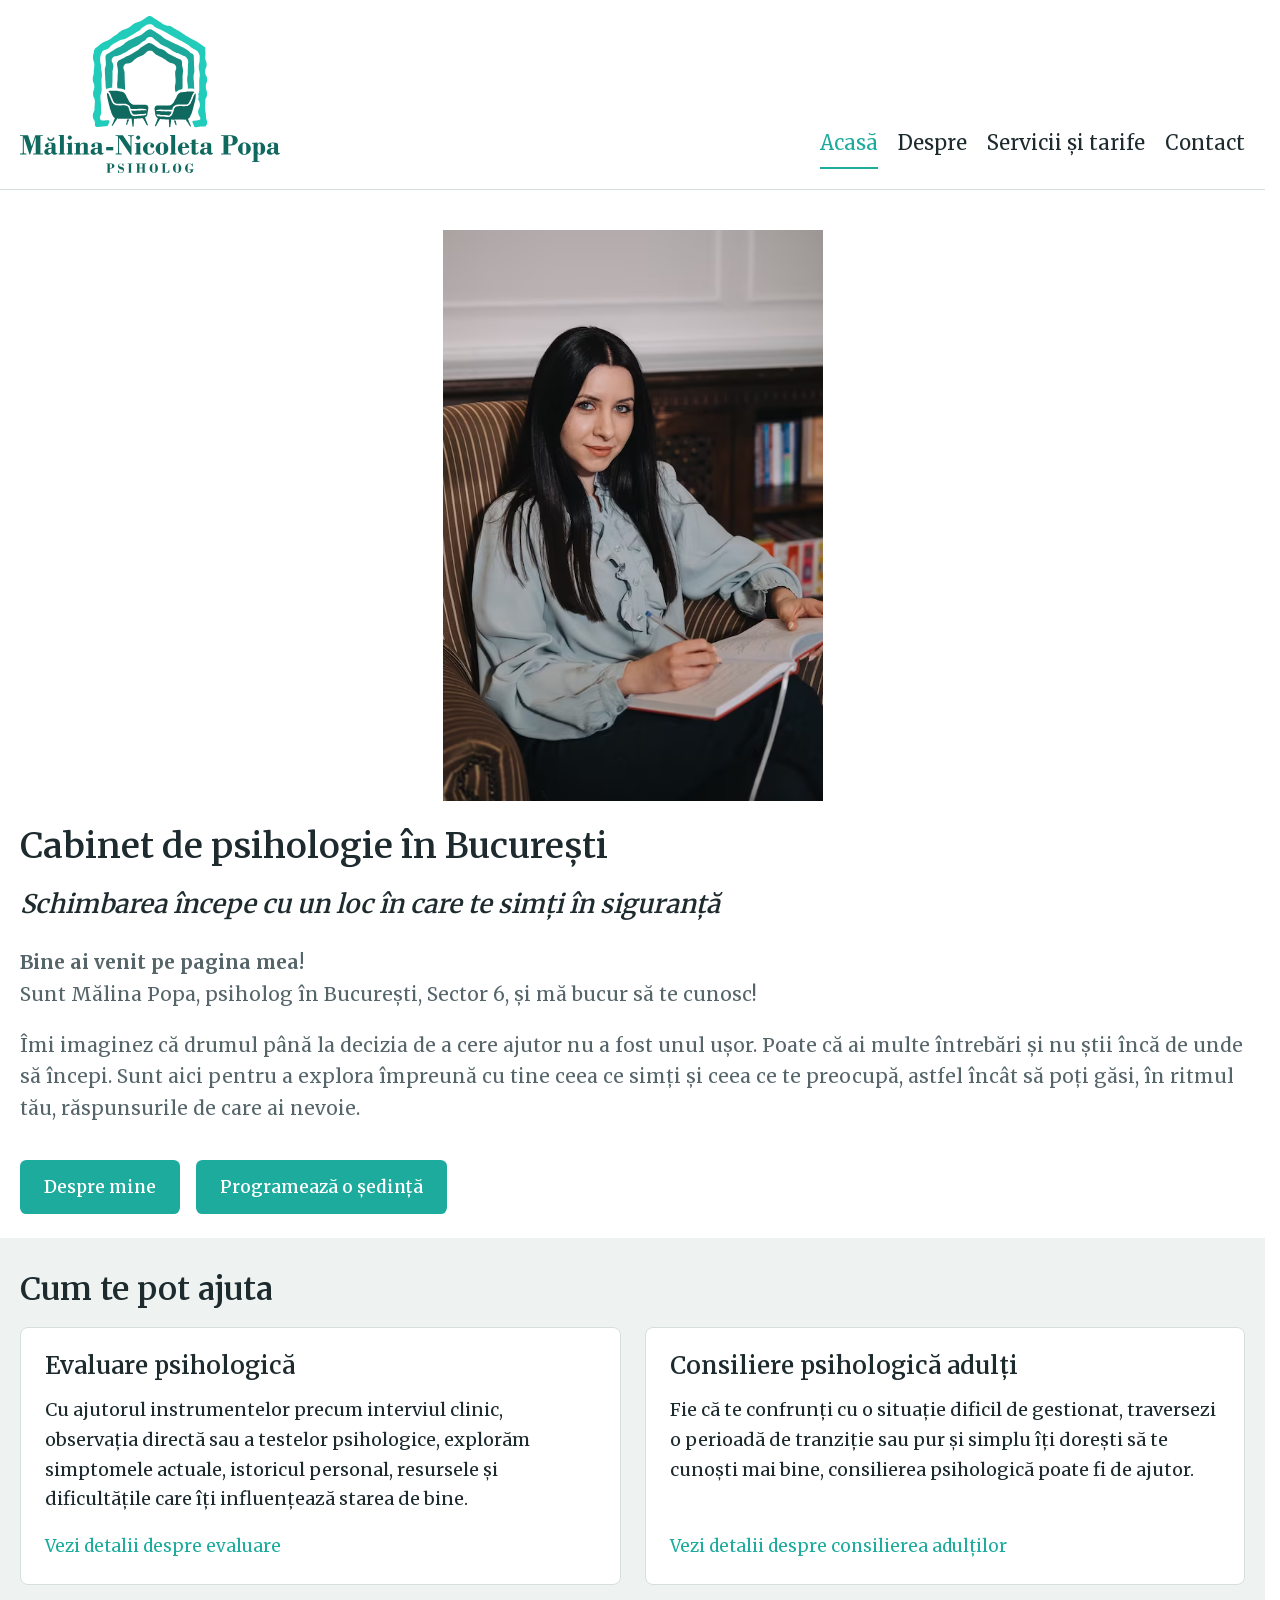
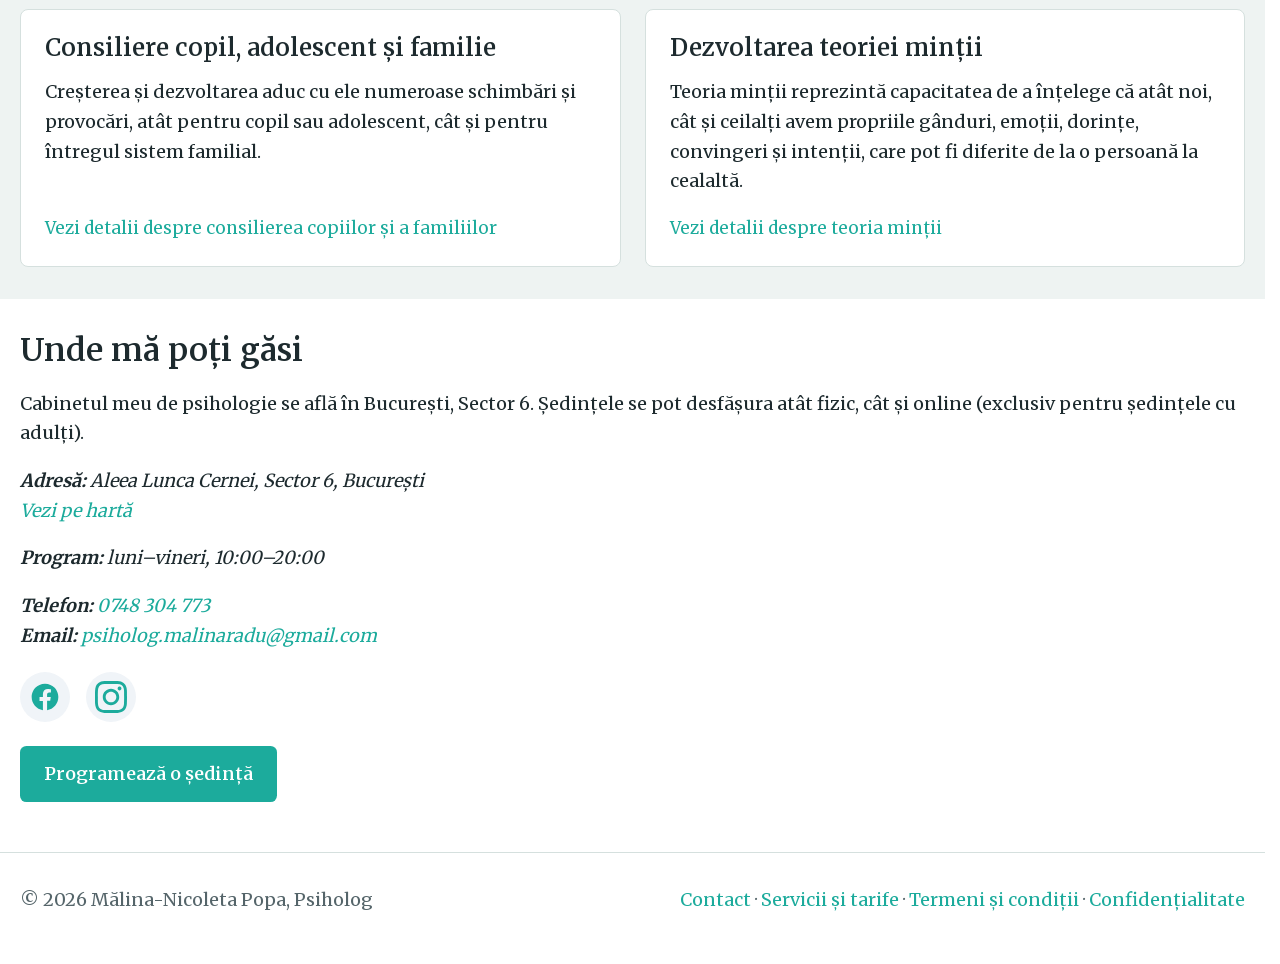
<file: index.html>
<!DOCTYPE html>
<html lang="ro">
<head>
    <meta charset="utf-8">
    <meta name="viewport" content="width=device-width, initial-scale=1">
    <title>Psiholog în București, Sector 6 – Cabinet Mălina Popa</title>
    <meta name="description" content="Mălina-Nicoleta Popa, psiholog clinician în București, Sector 6. Evaluare psihologică și consiliere pentru adulți, copii și adolescenți, în cabinet sau online.">
    <link rel="canonical" href="https://psihologmalinapopa.ro/">
    <link rel="ard" href="/.well-known/ard.json" type="application/json">
    <link rel="describedby" href="/llms.txt">

    <meta property="og:title" content="Psiholog în București, Sector 6 – Cabinet Mălina Popa">
    <meta property="og:description" content="Evaluare psihologică și consiliere pentru adulți, copii, adolescenți și familii, în cabinet sau online.">
    <meta property="og:type" content="website">
    <meta property="og:url" content="https://psihologmalinapopa.ro/">
    <meta property="og:locale" content="ro_RO">
    <meta property="og:site_name" content="Mălina Popa – Psiholog">
    <meta property="og:image" content="https://psihologmalinapopa.ro/img/og-image.jpg">
    <meta property="og:image:width" content="1200">
    <meta property="og:image:height" content="630">
    <meta property="og:image:alt" content="Mălina-Nicoleta Popa – Psiholog Clinician si Consilier Psihologic">

    <meta name="twitter:card" content="summary_large_image">

    <link rel="icon" href="img/favicon-32x32.png" type="image/png">
    <link rel="preload" href="/fonts/Merriweather.woff2" as="font" type="font/woff2" crossorigin>
    <style>
        @font-face{font-family:Merriweather;src:url(/fonts/Merriweather.woff2) format("woff2");font-weight:400 700;font-style:normal;font-display:swap}
        :root{--ink:#1d2a2e;--muted:#55656a;--bg:#fff;--mist:#eef3f2;--teal:#1cab9c;--teal-d:#17454a;--line:#d5e0de;--max:82.5rem;--font-head:Merriweather,Georgia,serif}
        *{box-sizing:border-box;margin:0;padding:0}
        html{background:var(--bg);scrollbar-gutter:stable;scroll-padding-top:4rem;-webkit-text-size-adjust:100%}
        body{min-height:100vh;min-height:100dvh;display:flex;flex-direction:column;font:1.0625rem/1.65 var(--font-head),-apple-system,"Segoe UI",sans-serif;color:var(--ink);overflow-wrap:break-word}
        main{flex:1 0 auto}
        ul{list-style:none}
        li{margin:4px 0}
        h1,h2,h3{line-height:1.2;font-weight:600;margin:0 0 .6em}
        h1{font-size:clamp(1.75rem,3vw,2.2rem)}
        h2{font-size:clamp(1.5rem,3vw,2rem)}
        h3{font-size:1.5rem}
        p{margin:0 0 1em;font-size:18px}
        a{color:var(--teal);text-decoration:none}
        li a{font-size:20px}
        :focus-visible{outline:3px solid var(--teal);outline-offset:3px}
        img{max-width:100%;height:auto;display:block}
        .wrap{max-width:var(--max);margin-inline:auto;padding-inline:clamp(1rem,4vw,1.25rem)}
        .skip{position:absolute;left:-999px}
        .skip:focus{left:1rem;top:1rem;background:var(--bg);padding:.5rem;z-index:9}
        header{border-bottom:1px solid var(--line);view-transition-name:site-header}
        header .wrap{display:flex;flex-wrap:wrap;align-items:center;justify-content:space-between;gap:.5rem 1.5rem;padding-block:1rem}
        .logo img{width:260px;max-width:100%}
        nav{align-self:end}
        nav ul{display:flex;flex-wrap:wrap;gap:.25rem 1.25rem}
        nav a{display:inline-block;padding:.5rem 0;color:var(--ink);border-bottom:2px solid transparent}
        nav a:hover,nav a[aria-current]{border-color:var(--teal);color:var(--teal)}
        .menu-toggle{display:none}
        section{padding:3.5rem 0}
        .alt{background:var(--mist)}
        .hero{padding:5rem 0 4rem}
        .hero p:not(.tagline){font-size:1.2rem;color:var(--muted)}
        .hero img{width:100%}
        .btn{display:inline-block;background:var(--teal);color:var(--bg);padding:.8rem 1.5rem;border:0;font:inherit;font-weight:600;border-radius:.4rem;cursor:pointer}
        .grid{display:grid;gap:1.5rem;grid-template-columns:repeat(auto-fit,minmax(min(100%,15rem),1fr))}
        .box{display:flex;flex-direction:column;border:1px solid var(--line);border-radius:.5rem;padding:1.5rem;background:var(--bg)}
        .price{font:600 2rem Georgia,serif;margin:0 0 .5em}
        .meta{color:var(--muted);font-size:.9rem}
        .despre{display:flex;align-items:stretch;gap:3rem;margin-top:40px}
        .despre>picture{flex:0 0 clamp(240px,30vw,400px)}
        .despre>picture img{width:100%}
        .despre>div{min-width:0}
        address a{font-size:18px}
        form{display:grid;gap:1rem;max-width:34rem}
        label:not(.consent){display:grid;gap:.3rem;font-weight:600}
        input,textarea{font:inherit;padding:.7rem;border:1px solid var(--muted);border-radius:.4rem;background:var(--bg);color:var(--ink);max-width:100%}
        footer{border-top:1px solid var(--line);padding:2rem 0;color:var(--muted);font-size:.95rem}
        footer a{font-size:18px}
        footer .wrap{display:flex;flex-wrap:wrap;justify-content:space-between;gap:1rem}
        .hero-wrap{display:flex;align-items:stretch;gap:30px}
        .hero-wrap>picture{flex:0 0 clamp(260px,36vw,500px)}
        .hero-content{display:flex;flex-direction:column;flex:1;min-width:0}
        picture{flex:none}
        .buttons{margin-top:auto;display:flex;flex-wrap:wrap;gap:16px}
        .servicii{max-width:none;flex:1;min-width:0}
        .servicii ul{list-style:inside}
        .sigla-wrap{display:flex;align-items:center;justify-content:space-between;gap:2rem}
        .sigla-wrap>div{min-width:0}
        .logo-sigla{margin-top:-10px}
        .servicii-wrap{display:flex;gap:24px}
        .servicii-wrap>picture{flex:0 1 45%;max-width:600px}
        .servicii-wrap>picture img{width:100%}
        .contact{align-self:flex-start}
        .flex-space-between{display:flex;flex-direction:column;justify-content:space-between}
        .service{margin-bottom:3.5rem}
        .service h2{font-size:1.5rem}
        .note{color:var(--muted);font-size:.95rem}
        .cta{margin-top:2rem}
        .hp{position:absolute;left:-9999px}
        .consent{font-weight:700}
        .consent a{font-size:16px}
        input[type=checkbox]{accent-color:#26655e}
        .heading-contact{font-size:1.5rem}
        .h3-wrap{min-height:100px}
        .see-more{margin-top:auto}
        .tagline{font:italic 600 clamp(1.25rem,2.5vw,1.6rem)/1.3 var(--font-head),serif;margin:0 0 1em}
        .welcome{margin:0}
        #titlu-sigla:focus{outline:none}
        .servicii-psih{margin-bottom:40px}
        article h2{margin-bottom:30px}
        .notes{margin-top:20px}
        .notes p{margin:0}
        .social-links{display:flex;gap:1rem;margin:0 0 1.25rem}
        .social-links a{display:inline-flex;align-items:center;justify-content:center;width:50px;height:50px;border-radius:50%;background-color:#f0f4f8;color:var(--teal);transition:background-color .25s,color .25s,transform .25s}
        .social-links a:hover{background-color:var(--teal);color:#fff;transform:translateY(-2px)}
        .social-links svg{width:32px;height:32px;fill:currentColor}
        @media(max-width:1280px){
            #poveste-sigla{margin:0}
            .grid{grid-template-columns:repeat(2,1fr)}
            section{padding:2rem 0}
            .hero{padding:2.5rem 0 1.5rem}
            .service{margin-bottom:2rem}
            .despre h2{font-size:2rem}
            .h3-wrap{min-height:unset}
            .contact{align-self:auto}
            .hero-wrap,.despre,.servicii-wrap{flex-direction:column;gap:1.5rem}
            .sigla-wrap{flex-direction:column-reverse}
            article.service:nth-of-type(odd) .servicii-wrap{flex-direction:column-reverse}
            .hero-wrap>picture{flex:none;width:min(100%,380px);margin-inline:auto}
            .hero-content{margin:0}
            .buttons{margin-top:1rem}
            .despre>picture{flex:none;width:min(100%,360px);margin-inline:auto}
            .servicii-wrap>picture{flex:none;width:100%;margin-inline:auto}
            .sigla-wrap img{max-width:80%;margin:10px auto auto}
            #contact-form label input[type=text],#contact-form label input[type=email],#contact-form label textarea{width:100%}
        }
        @media(max-width:900px){
            header .wrap{position:relative}
            .menu-toggle{display:flex;flex-direction:column;justify-content:space-between;width:44px;height:44px;padding:13px 7px;background:transparent;border:none;cursor:pointer}
            .menu-toggle span{display:block;width:100%;height:3px;background-color:var(--ink);border-radius:2px}
            nav{align-self:auto}
            nav[aria-label=Principal]{display:none;width:100%;margin-top:.5rem}
            nav[aria-label=Principal].is-open{display:block}
            nav[aria-label=Principal] ul{flex-direction:column;flex-wrap:nowrap;gap:0}
            nav[aria-label=Principal] li{margin:0;border-bottom:1px solid var(--line)}
            nav[aria-label=Principal] li a{display:block;padding:.75rem 0;border-bottom:0}
        }
        @media(max-width:600px){
            .grid{grid-template-columns:1fr}
            .buttons{flex-direction:column}
            .buttons .btn{text-align:center}
            .logo img{width:min(210px,70vw)}
        }
    </style>

    <script type="application/ld+json">
        {
            "@context": "https://schema.org",
            "@graph": [
                {
                    "@type": "ProfessionalService",
                    "@id": "https://psihologmalinapopa.ro/#cabinet",
                    "name": "Cabinet Individual de Psihologie Mălina-Nicoleta Popa",
                    "url": "https://psihologmalinapopa.ro/",
                    "image": "https://psihologmalinapopa.ro/img/og-image.jpg",
                    "description": "Evaluare psihologică și consiliere pentru adulți, copii, adolescenți și familii, în cabinet sau online.",
                    "telephone": "+40748304773",
                    "email": "psiholog.malinaradu@gmail.com",
                    "address": {
                        "@type": "PostalAddress",
                        "streetAddress": "Aleea Lunca Cernei, Sector 6",
                        "addressLocality": "București",
                        "addressCountry": "RO"
                    },
                    "areaServed": {"@type": "City", "name": "București"},
                    "openingHoursSpecification": {
                        "@type": "OpeningHoursSpecification",
                        "dayOfWeek": ["Monday", "Tuesday", "Wednesday", "Thursday", "Friday"],
                        "opens": "10:00",
                        "closes": "20:00"
                    }
                },
                {
                    "@type": "WebSite",
                    "url": "https://psihologmalinapopa.ro/",
                    "name": "Mălina Popa – Psiholog",
                    "inLanguage": "ro"
                }
            ]
        }
    </script>
</head>
<body>
<a class="skip" href="#main">Sari la conținut</a>
<header><div class="wrap">
    <a class="logo" href="index.html"><img alt="Mălina Popa – Psiholog, pagina principală" width="200" height="121" src="img/logo.svg"></a>

    <button class="menu-toggle" id="menu-toggle" aria-expanded="false" aria-controls="main-nav" aria-label="Meniu navigație">
        <span></span>
        <span></span>
        <span></span>
    </button>

    <nav id="main-nav" aria-label="Principal"><ul><li><a href="index.html" aria-current="page">Acasă</a></li><li><a href="despre.html">Despre</a></li><li><a href="servicii.html">Servicii și tarife</a></li><li><a href="contact.html">Contact</a></li></ul></nav>
</div></header>
<main id="main">
    <section class="hero"><div class="wrap">
        <div class="hero-wrap">
            <picture>
                <source srcset="img/RDI-17.avif" type="image/avif">
                <source srcset="img/RDI-17.webp" type="image/webp">
                <img src="img/RDI-17.jpg" width="500" height="800"
                     alt="Mălina Popa, psiholog clinician în București" fetchpriority="high">
            </picture>
            <div class="hero-content">
                <h1>Cabinet de psihologie în București</h1>
                <p class="tagline">Schimbarea începe cu un loc în care te simți în siguranță</p>
                <p class="welcome"><strong>Bine ai venit pe pagina mea!</strong></p>
                <p>Sunt Mălina Popa, psiholog în București, Sector 6, și mă bucur să te cunosc!</p>
                <p>Îmi imaginez că drumul până la decizia de a cere ajutor nu a fost unul ușor. Poate că ai multe întrebări și nu știi încă de unde să începi. Sunt aici pentru a explora împreună cu tine ceea ce simți și ceea ce te preocupă, astfel încât să poți găsi, în ritmul tău, răspunsurile de care ai nevoie.</p>
                <div class="buttons">
                    <a class="btn" href="despre.html">Despre mine</a>
                    <a class="btn" href="contact.html">Programează o ședință</a>
                </div>
            </div>
        </div>
    </div></section>
    <section class="alt"><div class="wrap">
        <h2>Cum te pot ajuta</h2>
        <div class="grid">
            <div class="box"><div class="h3-wrap"><h3>Evaluare psihologică</h3></div><p>Cu ajutorul instrumentelor precum interviul clinic, observația directă sau a testelor psihologice, explorăm simptomele actuale, istoricul personal, resursele și dificultățile care îți influențează starea de bine.</p> <a href="servicii.html#evaluare-psihologica" class="contact see-more">Vezi detalii despre evaluare</a></div>
            <div class="box"><div class="h3-wrap"><h3>Consiliere psihologică adulți</h3></div><p>Fie că te confrunți cu o situație dificil de gestionat, traversezi o perioadă de tranziție sau pur și simplu îți dorești să te cunoști mai bine, consilierea psihologică poate fi de ajutor.</p> <a href="servicii.html#consiliere-adulti" class="contact see-more">Vezi detalii despre consilierea adulților</a></div>
            <div class="box"><div class="h3-wrap"><h3>Consiliere copil, adolescent și familie</h3></div><p>Creșterea și dezvoltarea aduc cu ele numeroase schimbări și provocări, atât pentru copil sau adolescent, cât și pentru întregul sistem familial.</p> <a href="servicii.html#consiliere-copii-adolescenti-familie" class="contact see-more">Vezi detalii despre consilierea copiilor și a familiilor</a></div>
            <div class="box"><div class="h3-wrap"><h3>Dezvoltarea teoriei minții</h3></div><p>Teoria minții reprezintă capacitatea de a înțelege că atât noi, cât și ceilalți avem propriile gânduri, emoții, dorințe, convingeri și intenții, care pot fi diferite de la o persoană la cealaltă.</p> <a href="servicii.html#teoria-mintii" class="contact see-more">Vezi detalii despre teoria minții</a></div>
        </div></div></section>
    <section><div class="wrap">
        <h2>Unde mă poți găsi</h2>
        <p>Cabinetul meu de psihologie se află în București, Sector 6. Ședințele se pot desfășura atât fizic, cât și online (exclusiv pentru ședințele cu adulți).</p>
        <address>
            <p><strong>Adresă:</strong> Aleea Lunca Cernei, Sector 6, București<br>
                <a href="https://www.google.com/maps/search/?api=1&amp;query=Aleea+Lunca+Cernei+Sector+6+Bucuresti" rel="noopener">Vezi pe hartă</a></p>
            <p><strong>Program:</strong> luni–vineri, 10:00–20:00</p>
            <p><strong>Telefon:</strong> <a href="tel:+40748304773">0748 304 773</a><br>
                <strong>Email:</strong> <a href="mailto:psiholog.malinaradu@gmail.com">psiholog.malinaradu@gmail.com</a></p>
        </address>
        <ul class="social-links" aria-label="Rețele sociale">
            <li>
                <a href="https://www.facebook.com/profile.php?id=100089255200942" target="_blank" rel="noopener" aria-label="Facebook">
                    <svg viewBox="0 0 24 24"><path d="M12 2C6.477 2 2 6.484 2 12.017c0 5.025 3.658 9.183 8.438 9.878v-6.987h-2.54V12h2.54V9.797c0-2.506 1.492-3.89 3.777-3.89 1.094 0 2.238.195 2.238.195v2.46h-1.26c-1.243 0-1.63.771-1.63 1.562V12h2.773l-.443 2.89h-2.33v6.988C18.343 21.2 22 17.042 22 12.017 22 6.484 17.522 2 12 2z"/></svg>
                </a>
            </li>
            <li>
                <a href="https://www.instagram.com/psiholog.malinaradu/" target="_blank" rel="noopener" aria-label="Instagram">
                    <svg viewBox="0 0 24 24"><path d="M12 2.163c3.204 0 3.584.012 4.85.07 3.252.148 4.771 1.691 4.919 4.919.058 1.265.069 1.645.069 4.849 0 3.205-.012 3.584-.069 4.849-.149 3.225-1.664 4.771-4.919 4.919-1.266.058-1.644.07-4.85.07-3.204 0-3.584-.012-4.849-.07-3.26-.149-4.771-1.699-4.919-4.92-.058-1.265-.07-1.644-.07-4.849 0-3.204.013-3.583.07-4.849.149-3.227 1.664-4.771 4.919-4.919 1.266-.057 1.645-.069 4.849-.069zm0-2.163c-3.259 0-3.667.014-4.947.072-4.358.2-6.78 2.618-6.98 6.98-.059 1.281-.073 1.689-.073 4.948 0 3.259.014 3.668.072 4.948.2 4.358 2.618 6.78 6.98 6.98 1.281.058 1.689.072 4.948.072 3.259 0 3.668-.014 4.948-.072 4.354-.2 6.782-2.618 6.979-6.98.059-1.28.073-1.689.073-4.948 0-3.259-.014-3.667-.072-4.947-.196-4.354-2.617-6.78-6.979-6.98-1.281-.059-1.69-.073-4.949-.073zm0 5.838c-3.403 0-6.162 2.759-6.162 6.162s2.759 6.163 6.162 6.163 6.162-2.759 6.162-6.163c0-3.403-2.759-6.162-6.162-6.162zm0 10.162c-2.209 0-4-1.79-4-4 0-2.209 1.791-4 4-4s4 1.791 4 4c0 2.21-1.791 4-4 4zm6.406-11.845c-.796 0-1.441.645-1.441 1.44s.645 1.44 1.441 1.44c.795 0 1.439-.645 1.439-1.44s-.644-1.44-1.439-1.44z"/></svg>
                </a>
            </li>
        </ul>
        <p><a class="btn" href="contact.html">Programează o ședință</a></p>
    </div></section>
</main>
<footer><div class="wrap">
    <p>&copy; 2026 Mălina-Nicoleta Popa, Psiholog</p>
    <p><a href="contact.html">Contact</a> &middot; <a href="servicii.html">Servicii și tarife</a> &middot; <a href="termeni.html">Termeni și condiții</a> &middot; <a href="confidentialitate.html">Confidențialitate</a></p>
</div></footer>

<script>
    (function () {
        var toggleBtn = document.getElementById('menu-toggle');
        var navMenu = document.getElementById('main-nav');
        if (toggleBtn && navMenu) {
            toggleBtn.addEventListener('click', function () {
                var open = navMenu.classList.toggle('is-open');
                toggleBtn.setAttribute('aria-expanded', open ? 'true' : 'false');
            });
        }
    })();
</script>
</body>
</html>
</file>
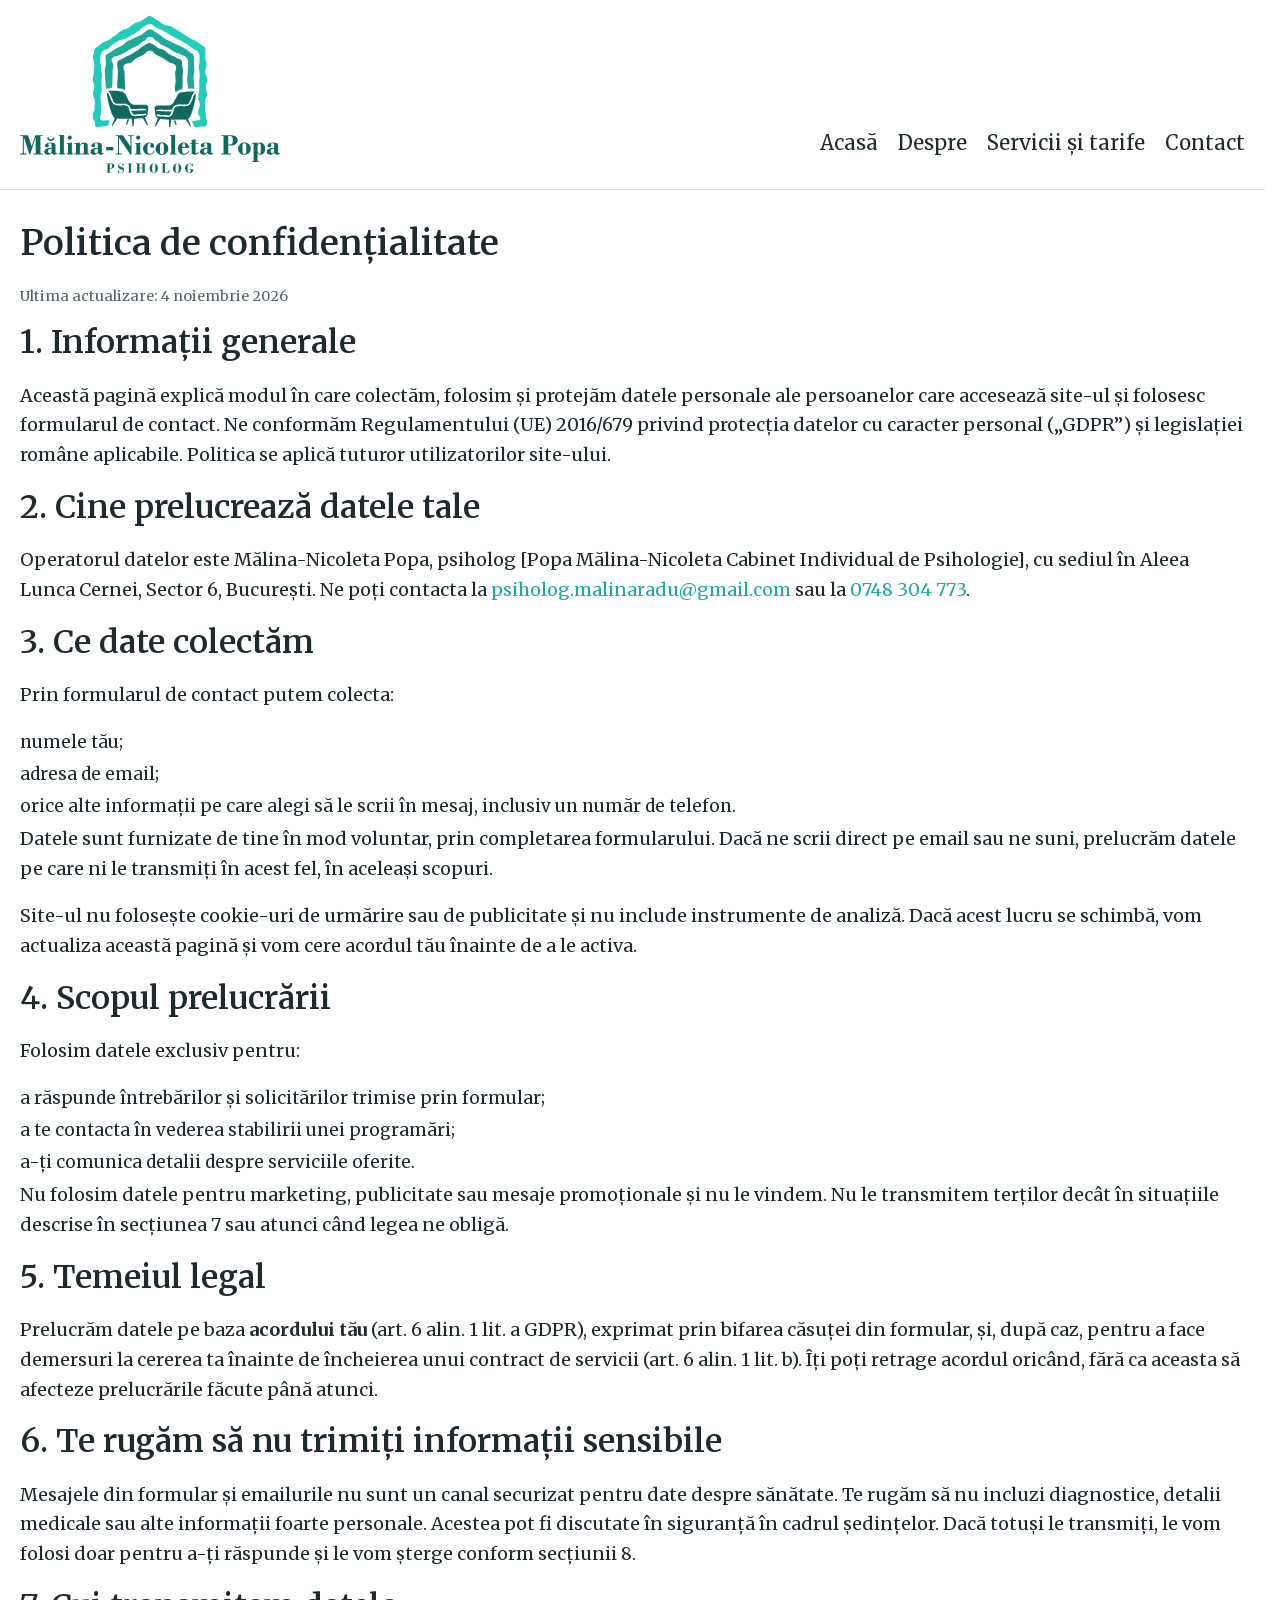
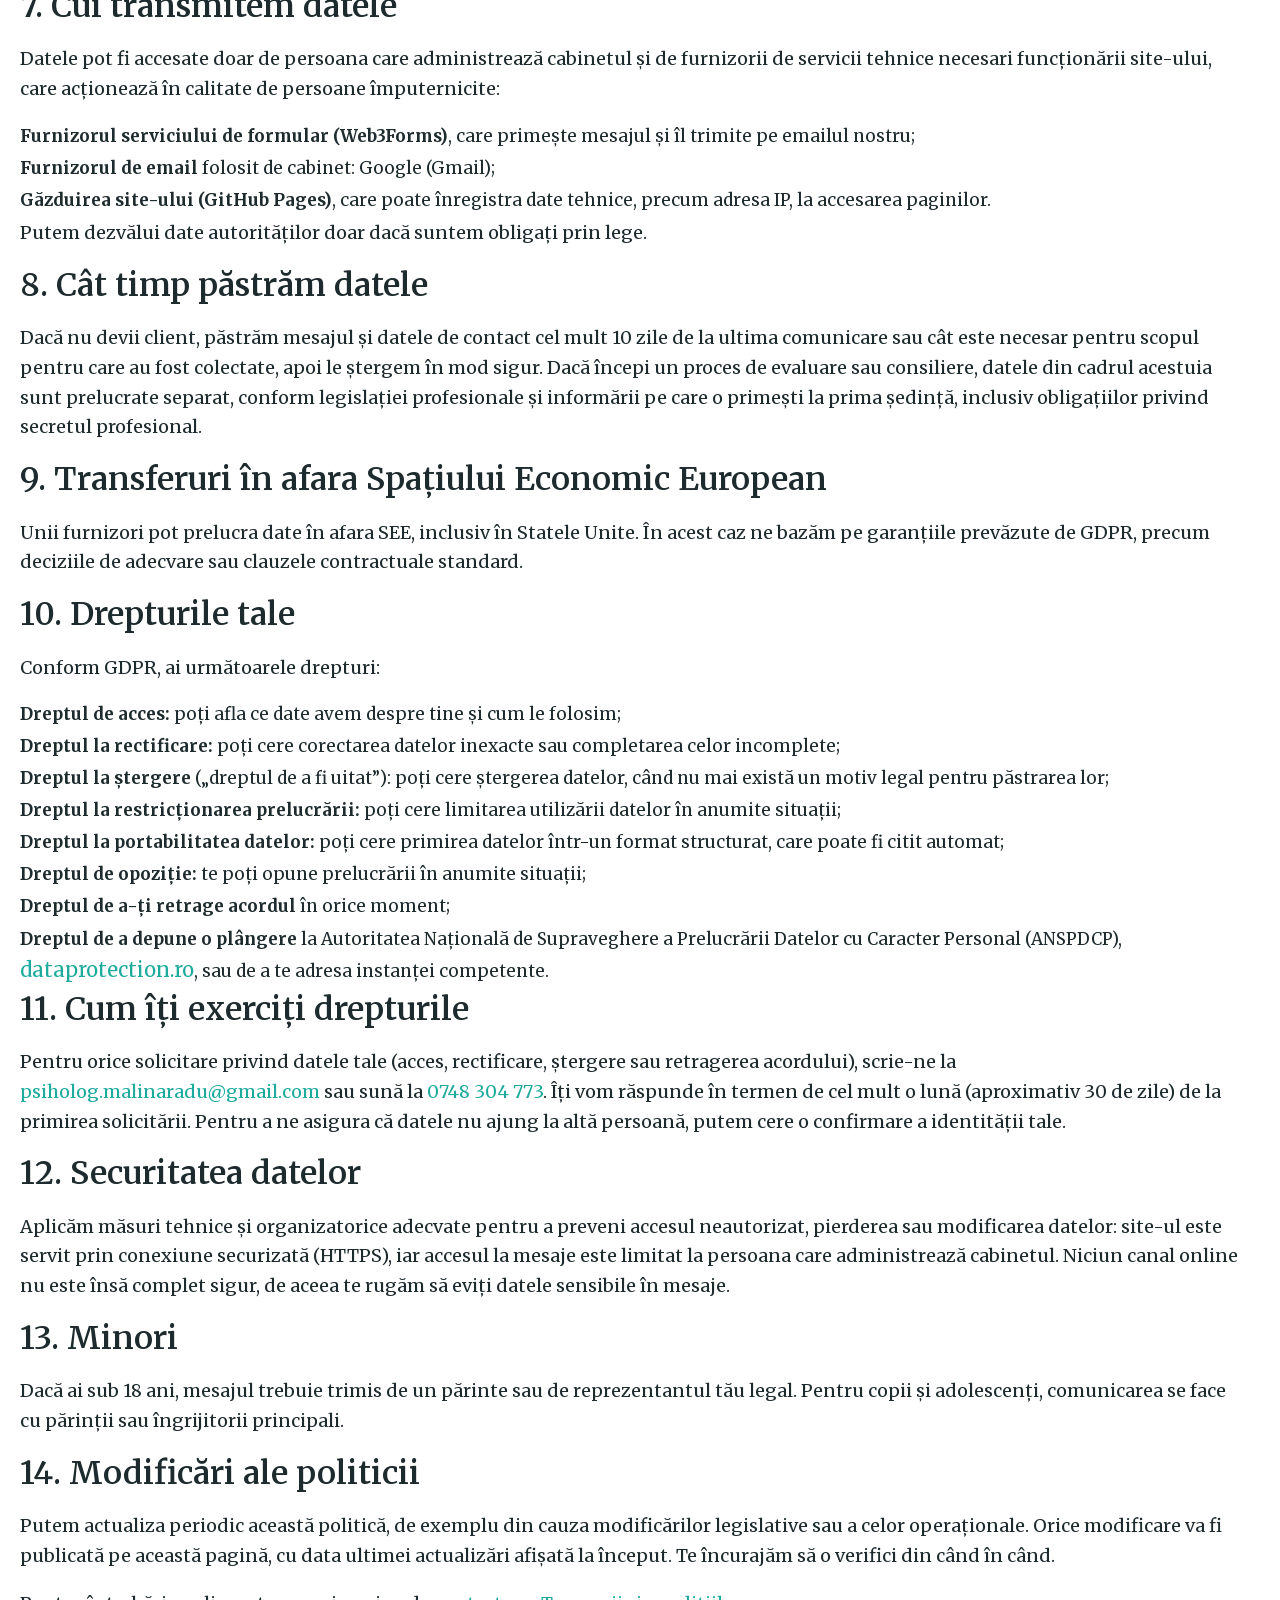
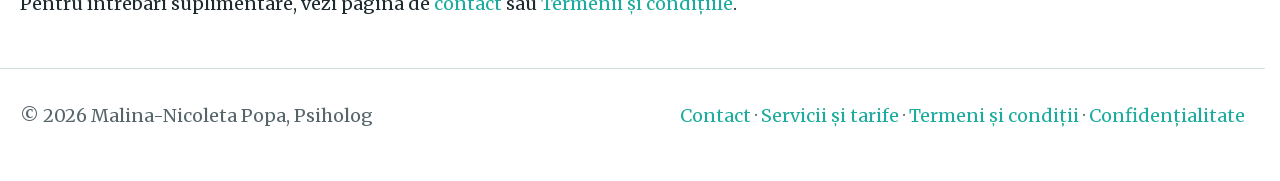
<file: confidentialitate.html>
<!DOCTYPE html>
<html lang="ro">
<head>
<meta charset="utf-8">
<meta name="viewport" content="width=device-width, initial-scale=1">
<title>Politica de confidențialitate – Mălina Popa, psiholog</title>
<meta name="description" content="Cum sunt prelucrate datele personale transmise prin formularul de contact: scop, temei legal, durată de păstrare, securitate și drepturile tale.">
<link rel="canonical" href="https://psihologmalinapopa.ro/confidentialitate.html">
<meta name="robots" content="noindex, follow">
<link rel="icon" href="img/favicon-32x32.png" type="image/png">
    <style>
        @font-face{font-family:Merriweather;src:url(/fonts/Merriweather.woff2) format("woff2");font-weight:400 700;font-style:normal;font-display:swap}
        :root{--ink:#1d2a2e;--muted:#55656a;--bg:#fff;--mist:#eef3f2;--teal:#1cab9c;--teal-d:#17454a;--line:#d5e0de;--max:82.5rem;--font-head:Merriweather,Georgia,serif}
        *{box-sizing:border-box;margin:0;padding:0}
        html{background:var(--bg);scrollbar-gutter:stable;scroll-padding-top:4rem;-webkit-text-size-adjust:100%}
        body{min-height:100vh;min-height:100dvh;display:flex;flex-direction:column;font:1.0625rem/1.65 var(--font-head),-apple-system,"Segoe UI",sans-serif;color:var(--ink);overflow-wrap:break-word}
        main{flex:1 0 auto}
        ul{list-style:none}
        li{margin:4px 0}
        h1,h2,h3{line-height:1.2;font-weight:600;margin:0 0 .6em}
        h1{font-size:clamp(1.75rem,3vw,2.2rem)}
        h2{font-size:clamp(1.5rem,3vw,2rem)}
        h3{font-size:1.5rem}
        p{margin:0 0 1em;font-size:18px}
        a{color:var(--teal);text-decoration:none}
        li a{font-size:20px}
        :focus-visible{outline:3px solid var(--teal);outline-offset:3px}
        img{max-width:100%;height:auto;display:block}
        .wrap{max-width:var(--max);margin-inline:auto;padding-inline:clamp(1rem,4vw,1.25rem)}
        .skip{position:absolute;left:-999px}
        .skip:focus{left:1rem;top:1rem;background:var(--bg);padding:.5rem;z-index:9}
        header{border-bottom:1px solid var(--line);view-transition-name:site-header}
        header .wrap{display:flex;flex-wrap:wrap;align-items:center;justify-content:space-between;gap:.5rem 1.5rem;padding-block:1rem}
        .logo img{width:260px;max-width:100%}
        nav{align-self:end}
        nav ul{display:flex;flex-wrap:wrap;gap:.25rem 1.25rem}
        nav a{display:inline-block;padding:.5rem 0;color:var(--ink);border-bottom:2px solid transparent}
        nav a:hover,nav a[aria-current]{border-color:var(--teal);color:var(--teal)}
        .menu-toggle{display:none}
        section{padding:3.5rem 0}
        .alt{background:var(--mist)}
        .hero{padding:5rem 0 4rem}
        .hero p:not(.tagline){font-size:1.2rem;color:var(--muted)}
        .hero img{width:100%}
        .btn{display:inline-block;background:var(--teal);color:var(--bg);padding:.8rem 1.5rem;border:0;font:inherit;font-weight:600;border-radius:.4rem;cursor:pointer}
        .grid{display:grid;gap:1.5rem;grid-template-columns:repeat(auto-fit,minmax(min(100%,15rem),1fr))}
        .box{display:flex;flex-direction:column;border:1px solid var(--line);border-radius:.5rem;padding:1.5rem;background:var(--bg)}
        .price{font:600 2rem Georgia,serif;margin:0 0 .5em}
        .meta{color:var(--muted);font-size:.9rem}
        .despre{display:flex;align-items:stretch;gap:3rem;margin-top:40px}
        .despre>picture{flex:0 0 clamp(240px,30vw,400px)}
        .despre>picture img{width:100%}
        .despre>div{min-width:0}
        address a{font-size:18px}
        form{display:grid;gap:1rem;max-width:34rem}
        label:not(.consent){display:grid;gap:.3rem;font-weight:600}
        input,textarea{font:inherit;padding:.7rem;border:1px solid var(--muted);border-radius:.4rem;background:var(--bg);color:var(--ink);max-width:100%}
        footer{border-top:1px solid var(--line);padding:2rem 0;color:var(--muted);font-size:.95rem}
        footer a{font-size:18px}
        footer .wrap{display:flex;flex-wrap:wrap;justify-content:space-between;gap:1rem}
        .hero-wrap{display:flex;align-items:stretch;gap:30px}
        .hero-wrap>picture{flex:0 0 clamp(260px,36vw,500px)}
        .hero-content{display:flex;flex-direction:column;flex:1;min-width:0}
        picture{flex:none}
        .buttons{margin-top:auto;display:flex;flex-wrap:wrap;gap:16px}
        .servicii{max-width:none;flex:1;min-width:0}
        .servicii ul{list-style:inside}
        .sigla-wrap{display:flex;align-items:center;justify-content:space-between;gap:2rem}
        .sigla-wrap>div{min-width:0}
        .logo-sigla{margin-top:-10px}
        .servicii-wrap{display:flex;gap:24px}
        .servicii-wrap>picture{flex:0 1 45%;max-width:600px}
        .servicii-wrap>picture img{width:100%}
        .contact{align-self:flex-start}
        .flex-space-between{display:flex;flex-direction:column;justify-content:space-between}
        .service{margin-bottom:3.5rem}
        .service h2{font-size:1.5rem}
        .note{color:var(--muted);font-size:.95rem}
        .cta{margin-top:2rem}
        .hp{position:absolute;left:-9999px}
        .consent{font-weight:700}
        .consent a{font-size:16px}
        input[type=checkbox]{accent-color:#26655e}
        .heading-contact{font-size:1.5rem}
        .h3-wrap{min-height:100px}
        .see-more{margin-top:auto}
        .tagline{font:italic 600 clamp(1.25rem,2.5vw,1.6rem)/1.3 var(--font-head),serif;margin:0 0 1em}
        .welcome{margin:0}
        #titlu-sigla:focus{outline:none}
        .servicii-psih{margin-bottom:40px}
        article h2{margin-bottom:30px}
        .notes{margin-top:20px}
        .notes p{margin:0}
        .social-links{display:flex;gap:1rem;margin:0 0 1.25rem}
        .social-links a{display:inline-flex;align-items:center;justify-content:center;width:50px;height:50px;border-radius:50%;background-color:#f0f4f8;color:var(--teal);transition:background-color .25s,color .25s,transform .25s}
        .social-links a:hover{background-color:var(--teal);color:#fff;transform:translateY(-2px)}
        .social-links svg{width:32px;height:32px;fill:currentColor}
        @media(max-width:1280px){
            #poveste-sigla{margin:0}
            .grid{grid-template-columns:repeat(2,1fr)}
            section{padding:2rem 0}
            .hero{padding:2.5rem 0 1.5rem}
            .service{margin-bottom:2rem}
            .despre h2{font-size:2rem}
            .h3-wrap{min-height:unset}
            .contact{align-self:auto}
            .hero-wrap,.despre,.servicii-wrap{flex-direction:column;gap:1.5rem}
            .sigla-wrap{flex-direction:column-reverse}
            article.service:nth-of-type(odd) .servicii-wrap{flex-direction:column-reverse}
            .hero-wrap>picture{flex:none;width:min(100%,380px);margin-inline:auto}
            .hero-content{margin:0}
            .buttons{margin-top:1rem}
            .despre>picture{flex:none;width:min(100%,360px);margin-inline:auto}
            .servicii-wrap>picture{flex:none;width:100%;margin-inline:auto}
            .sigla-wrap img{max-width:80%;margin:10px auto auto}
            #contact-form label input[type=text],#contact-form label input[type=email],#contact-form label textarea{width:100%}
        }
        @media(max-width:900px){
            header .wrap{position:relative}
            .menu-toggle{display:flex;flex-direction:column;justify-content:space-between;width:44px;height:44px;padding:13px 7px;background:transparent;border:none;cursor:pointer}
            .menu-toggle span{display:block;width:100%;height:3px;background-color:var(--ink);border-radius:2px}
            nav{align-self:auto}
            nav[aria-label=Principal]{display:none;width:100%;margin-top:.5rem}
            nav[aria-label=Principal].is-open{display:block}
            nav[aria-label=Principal] ul{flex-direction:column;flex-wrap:nowrap;gap:0}
            nav[aria-label=Principal] li{margin:0;border-bottom:1px solid var(--line)}
            nav[aria-label=Principal] li a{display:block;padding:.75rem 0;border-bottom:0}
        }
        @media(max-width:600px){
            .grid{grid-template-columns:1fr}
            .buttons{flex-direction:column}
            .buttons .btn{text-align:center}
            .logo img{width:min(210px,70vw)}
        }
    </style>
</head>
<body>
<a class="skip" href="#main">Sari la conținut</a>
<header><div class="wrap">
    <a class="logo" href="index.html"><img alt="Mălina Popa – Psiholog, pagina principală" src="img/logo.svg"></a>
<nav aria-label="Principal"><ul><li><a href="index.html">Acasă</a></li><li><a href="despre.html">Despre</a></li><li><a href="servicii.html">Servicii și tarife</a></li><li><a href="contact.html">Contact</a></li></ul></nav>
</div></header>
<main id="main">
<section><div class="wrap">
<h1>Politica de confidențialitate</h1>
<p class="meta">Ultima actualizare: 4 noiembrie 2026</p>

<h2>1. Informații generale</h2>
<p>Această pagină explică modul în care colectăm, folosim și protejăm datele personale ale persoanelor care accesează site-ul și folosesc formularul de contact. Ne conformăm Regulamentului (UE) 2016/679 privind protecția datelor cu caracter personal („GDPR”) și legislației române aplicabile. Politica se aplică tuturor utilizatorilor site-ului.</p>

<h2>2. Cine prelucrează datele tale</h2>
<p>Operatorul datelor este Mălina-Nicoleta Popa, psiholog [Popa Mălina-Nicoleta Cabinet Individual de Psihologie], cu sediul în Aleea Lunca Cernei, Sector 6, București. Ne poți contacta la <a href="mailto:psiholog.malinaradu@gmail.com">psiholog.malinaradu@gmail.com</a> sau la <a href="tel:+40748304773">0748 304 773</a>.</p>

<h2>3. Ce date colectăm</h2>
<p>Prin formularul de contact putem colecta:</p>
<ul>
    <li>numele tău;</li>
    <li>adresa de email;</li>
    <li>orice alte informații pe care alegi să le scrii în mesaj, inclusiv un număr de telefon.</li>
</ul>
<p>Datele sunt furnizate de tine în mod voluntar, prin completarea formularului. Dacă ne scrii direct pe email sau ne suni, prelucrăm datele pe care ni le transmiți în acest fel, în aceleași scopuri.</p>
<p>Site-ul nu folosește cookie-uri de urmărire sau de publicitate și nu include instrumente de analiză. Dacă acest lucru se schimbă, vom actualiza această pagină și vom cere acordul tău înainte de a le activa.</p>

<h2>4. Scopul prelucrării</h2>
<p>Folosim datele exclusiv pentru:</p>
<ul>
    <li>a răspunde întrebărilor și solicitărilor trimise prin formular;</li>
    <li>a te contacta în vederea stabilirii unei programări;</li>
    <li>a-ți comunica detalii despre serviciile oferite.</li>
</ul>
<p>Nu folosim datele pentru marketing, publicitate sau mesaje promoționale și nu le vindem. Nu le transmitem terților decât în situațiile descrise în secțiunea 7 sau atunci când legea ne obligă.</p>

<h2>5. Temeiul legal</h2>
<p>Prelucrăm datele pe baza <strong>acordului tău</strong> (art. 6 alin. 1 lit. a GDPR), exprimat prin bifarea căsuței din formular, și, după caz, pentru a face demersuri la cererea ta înainte de încheierea unui contract de servicii (art. 6 alin. 1 lit. b). Îți poți retrage acordul oricând, fără ca aceasta să afecteze prelucrările făcute până atunci.</p>

<h2>6. Te rugăm să nu trimiți informații sensibile</h2>
<p>Mesajele din formular și emailurile nu sunt un canal securizat pentru date despre sănătate. Te rugăm să nu incluzi diagnostice, detalii medicale sau alte informații foarte personale. Acestea pot fi discutate în siguranță în cadrul ședințelor. Dacă totuși le transmiți, le vom folosi doar pentru a-ți răspunde și le vom șterge conform secțiunii 8.</p>

<h2>7. Cui transmitem datele</h2>
<p>Datele pot fi accesate doar de persoana care administrează cabinetul și de furnizorii de servicii tehnice necesari funcționării site-ului, care acționează în calitate de persoane împuternicite:</p>
<ul>
    <li><strong>Furnizorul serviciului de formular (Web3Forms)</strong>, care primește mesajul și îl trimite pe emailul nostru;</li>
    <li><strong>Furnizorul de email</strong> folosit de cabinet: Google (Gmail);</li>
    <li><strong>Găzduirea site-ului (GitHub Pages)</strong>, care poate înregistra date tehnice, precum adresa IP, la accesarea paginilor.</li>
</ul>
<p>Putem dezvălui date autorităților doar dacă suntem obligați prin lege.</p>

<h2>8. Cât timp păstrăm datele</h2>
<p>Dacă nu devii client, păstrăm mesajul și datele de contact cel mult 10 zile de la ultima comunicare sau cât este necesar pentru scopul pentru care au fost colectate, apoi le ștergem în mod sigur. Dacă începi un proces de evaluare sau consiliere, datele din cadrul acestuia sunt prelucrate separat, conform legislației profesionale și informării pe care o primești la prima ședință, inclusiv obligațiilor privind secretul profesional.</p>

<h2>9. Transferuri în afara Spațiului Economic European</h2>
<p>Unii furnizori pot prelucra date în afara SEE, inclusiv în Statele Unite. În acest caz ne bazăm pe garanțiile prevăzute de GDPR, precum deciziile de adecvare sau clauzele contractuale standard.</p>

<h2>10. Drepturile tale</h2>
<p>Conform GDPR, ai următoarele drepturi:</p>
<ul>
    <li><strong>Dreptul de acces:</strong> poți afla ce date avem despre tine și cum le folosim;</li>
    <li><strong>Dreptul la rectificare:</strong> poți cere corectarea datelor inexacte sau completarea celor incomplete;</li>
    <li><strong>Dreptul la ștergere</strong> („dreptul de a fi uitat”): poți cere ștergerea datelor, când nu mai există un motiv legal pentru păstrarea lor;</li>
    <li><strong>Dreptul la restricționarea prelucrării:</strong> poți cere limitarea utilizării datelor în anumite situații;</li>
    <li><strong>Dreptul la portabilitatea datelor:</strong> poți cere primirea datelor într-un format structurat, care poate fi citit automat;</li>
    <li><strong>Dreptul de opoziție:</strong> te poți opune prelucrării în anumite situații;</li>
    <li><strong>Dreptul de a-ți retrage acordul</strong> în orice moment;</li>
    <li><strong>Dreptul de a depune o plângere</strong> la Autoritatea Națională de Supraveghere a Prelucrării Datelor cu Caracter Personal (ANSPDCP), <a href="https://www.dataprotection.ro" rel="noopener">dataprotection.ro</a>, sau de a te adresa instanței competente.</li>
</ul>

<h2>11. Cum îți exerciți drepturile</h2>
<p>Pentru orice solicitare privind datele tale (acces, rectificare, ștergere sau retragerea acordului), scrie-ne la <a href="mailto:psiholog.malinaradu@gmail.com">psiholog.malinaradu@gmail.com</a> sau sună la <a href="tel:+40748304773">0748 304 773</a>. Îți vom răspunde în termen de cel mult o lună (aproximativ 30 de zile) de la primirea solicitării. Pentru a ne asigura că datele nu ajung la altă persoană, putem cere o confirmare a identității tale.</p>

<h2>12. Securitatea datelor</h2>
<p>Aplicăm măsuri tehnice și organizatorice adecvate pentru a preveni accesul neautorizat, pierderea sau modificarea datelor: site-ul este servit prin conexiune securizată (HTTPS), iar accesul la mesaje este limitat la persoana care administrează cabinetul. Niciun canal online nu este însă complet sigur, de aceea te rugăm să eviți datele sensibile în mesaje.</p>

<h2>13. Minori</h2>
<p>Dacă ai sub 18 ani, mesajul trebuie trimis de un părinte sau de reprezentantul tău legal. Pentru copii și adolescenți, comunicarea se face cu părinții sau îngrijitorii principali.</p>

<h2>14. Modificări ale politicii</h2>
<p>Putem actualiza periodic această politică, de exemplu din cauza modificărilor legislative sau a celor operaționale. Orice modificare va fi publicată pe această pagină, cu data ultimei actualizări afișată la început. Te încurajăm să o verifici din când în când.</p>
<p>Pentru întrebări suplimentare, vezi pagina de <a href="contact.html">contact</a> sau <a href="termeni.html">Termenii și condițiile</a>.</p>
</div></section>
</main>
<footer><div class="wrap">
<p>&copy; 2026 Malina-Nicoleta Popa, Psiholog</p>
<p><a href="contact.html">Contact</a> &middot; <a href="servicii.html">Servicii și tarife</a> &middot; <a href="termeni.html">Termeni și condiții</a> &middot; <a href="confidentialitate.html">Confidențialitate</a></p>
</div></footer>
</body>
</html>
</file>
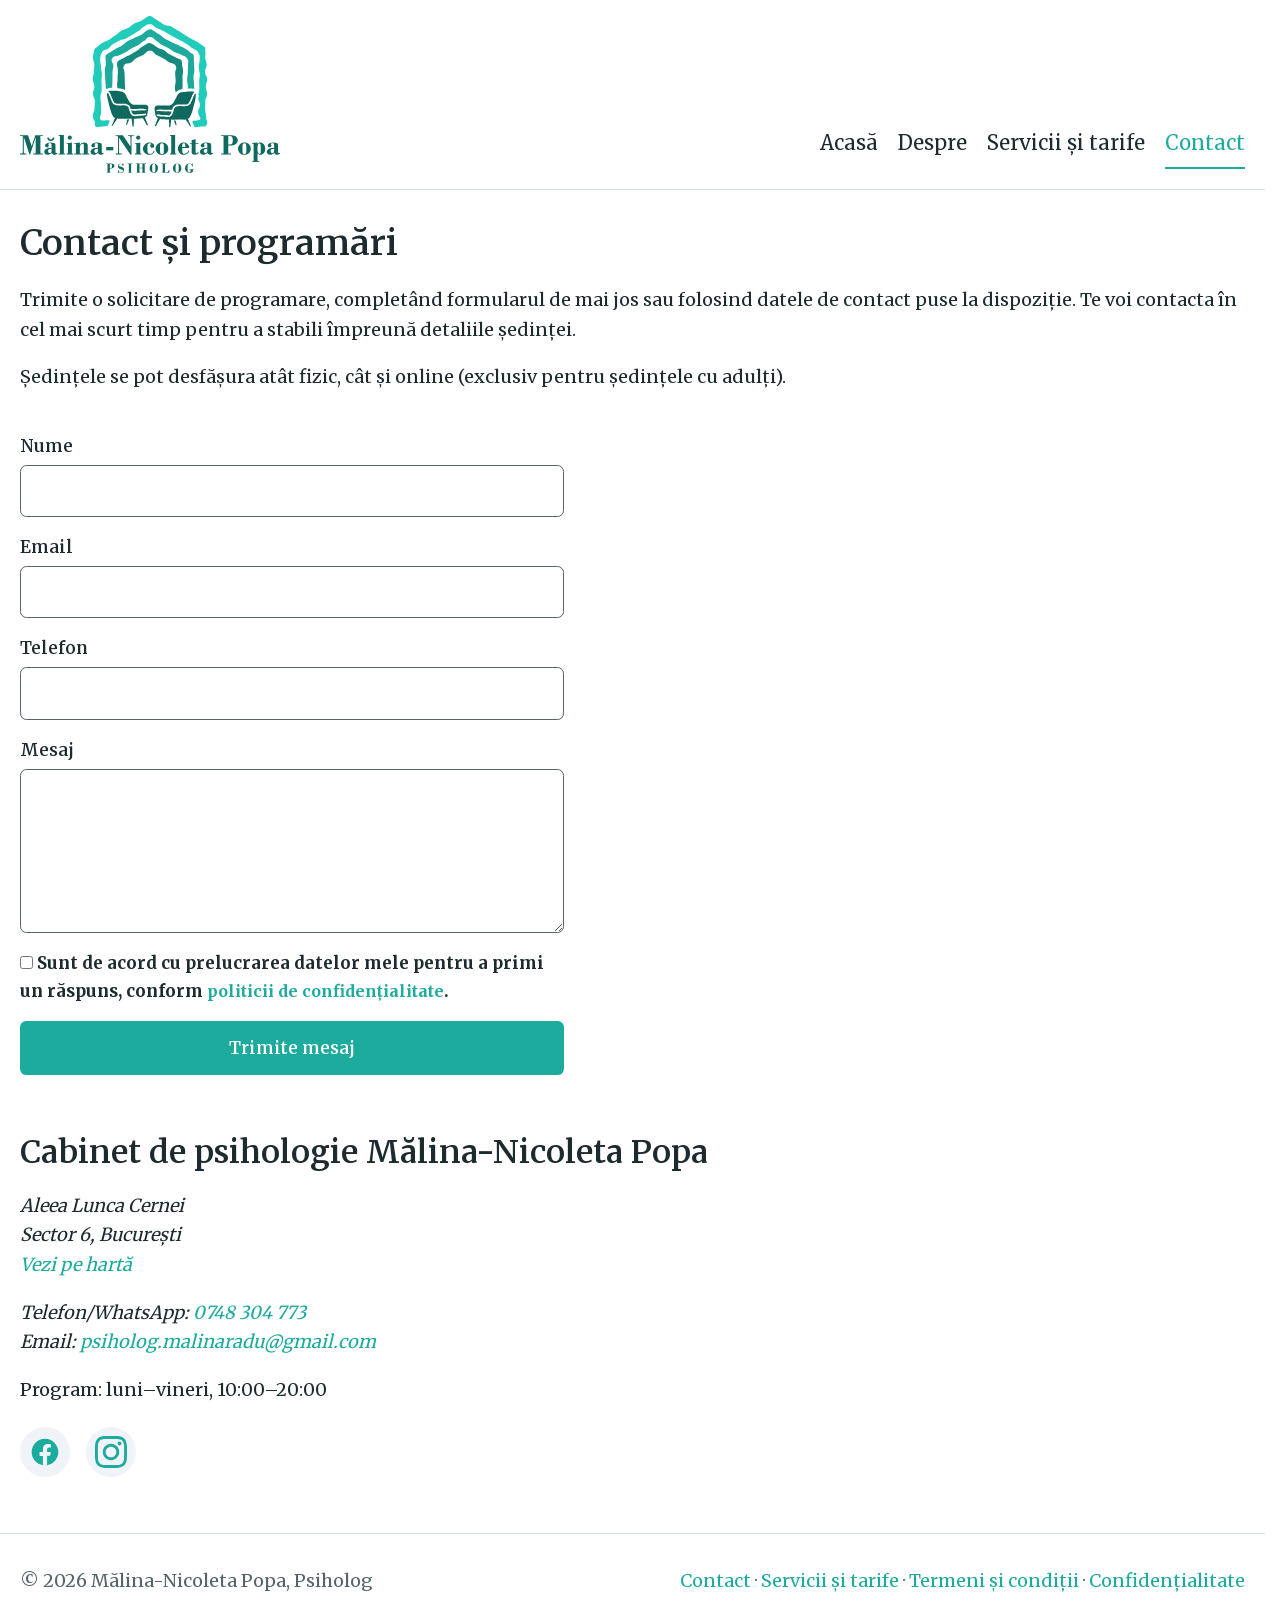
<file: contact.html>
<!DOCTYPE html>
<html lang="ro">
<head>
    <meta charset="utf-8">
    <meta name="viewport" content="width=device-width, initial-scale=1">
    <title>Contact – Psiholog în București, Sector 6 | Mălina Popa</title>
    <meta name="description" content="Programează o ședință de psihologie în București, Sector 6: evaluare și consiliere pentru adulți, copii, adolescenți și familii, în cabinet sau online.">
    <link rel="canonical" href="https://psihologmalinapopa.ro/contact.html">
    <link rel="ard" href="/.well-known/ard.json" type="application/json">
    <link rel="describedby" href="/llms.txt">

    <meta property="og:title" content="Contact – Psiholog în București, Sector 6 | Mălina Popa">
    <meta property="og:description" content="Programează o ședință de evaluare sau consiliere psihologică, în cabinet (București, Sector 6) sau online.">
    <meta property="og:type" content="website">
    <meta property="og:url" content="https://psihologmalinapopa.ro/contact.html">
    <meta property="og:locale" content="ro_RO">
    <meta property="og:site_name" content="Mălina Popa – Psiholog">
    <meta property="og:image" content="https://psihologmalinapopa.ro/img/og-image.jpg">
    <meta name="twitter:card" content="summary_large_image">

    <link rel="icon" href="img/favicon-32x32.png" type="image/png">
    <link rel="preload" href="/fonts/Merriweather.woff2" as="font" type="font/woff2" crossorigin>
    <style>
        @font-face{font-family:Merriweather;src:url(/fonts/Merriweather.woff2) format("woff2");font-weight:400 700;font-style:normal;font-display:swap}
        :root{--ink:#1d2a2e;--muted:#55656a;--bg:#fff;--mist:#eef3f2;--teal:#1cab9c;--teal-d:#17454a;--line:#d5e0de;--max:82.5rem;--font-head:Merriweather,Georgia,serif}
        *{box-sizing:border-box;margin:0;padding:0}
        html{background:var(--bg);scrollbar-gutter:stable;scroll-padding-top:4rem;-webkit-text-size-adjust:100%}
        body{min-height:100vh;min-height:100dvh;display:flex;flex-direction:column;font:1.0625rem/1.65 var(--font-head),-apple-system,"Segoe UI",sans-serif;color:var(--ink);overflow-wrap:break-word}
        main{flex:1 0 auto}
        ul{list-style:none}
        li{margin:4px 0}
        h1,h2,h3{line-height:1.2;font-weight:600;margin:0 0 .6em}
        h1{font-size:clamp(1.75rem,3vw,2.2rem)}
        h2{font-size:clamp(1.5rem,3vw,2rem)}
        h3{font-size:1.5rem}
        p{margin:0 0 1em;font-size:18px}
        a{color:var(--teal);text-decoration:none}
        li a{font-size:20px}
        :focus-visible{outline:3px solid var(--teal);outline-offset:3px}
        img{max-width:100%;height:auto;display:block}
        .wrap{max-width:var(--max);margin-inline:auto;padding-inline:clamp(1rem,4vw,1.25rem)}
        .skip{position:absolute;left:-999px}
        .skip:focus{left:1rem;top:1rem;background:var(--bg);padding:.5rem;z-index:9}
        header{border-bottom:1px solid var(--line);view-transition-name:site-header}
        header .wrap{display:flex;flex-wrap:wrap;align-items:center;justify-content:space-between;gap:.5rem 1.5rem;padding-block:1rem}
        .logo img{width:260px;max-width:100%}
        nav{align-self:end}
        nav ul{display:flex;flex-wrap:wrap;gap:.25rem 1.25rem}
        nav a{display:inline-block;padding:.5rem 0;color:var(--ink);border-bottom:2px solid transparent}
        nav a:hover,nav a[aria-current]{border-color:var(--teal);color:var(--teal)}
        .menu-toggle{display:none}
        section{padding:3.5rem 0}
        .alt{background:var(--mist)}
        .hero{padding:5rem 0 4rem}
        .hero p:not(.tagline){font-size:1.2rem;color:var(--muted)}
        .hero img{width:100%}
        .btn{display:inline-block;background:var(--teal);color:var(--bg);padding:.8rem 1.5rem;border:0;font:inherit;font-weight:600;border-radius:.4rem;cursor:pointer}
        .grid{display:grid;gap:1.5rem;grid-template-columns:repeat(auto-fit,minmax(min(100%,15rem),1fr))}
        .box{display:flex;flex-direction:column;border:1px solid var(--line);border-radius:.5rem;padding:1.5rem;background:var(--bg)}
        .price{font:600 2rem Georgia,serif;margin:0 0 .5em}
        .meta{color:var(--muted);font-size:.9rem}
        .despre{display:flex;align-items:stretch;gap:3rem;margin-top:40px}
        .despre>picture{flex:0 0 clamp(240px,30vw,400px)}
        .despre>picture img{width:100%}
        .despre>div{min-width:0}
        address a{font-size:18px}
        form{display:grid;gap:1rem;max-width:34rem}
        label:not(.consent){display:grid;gap:.3rem;font-weight:600}
        input,textarea{font:inherit;padding:.7rem;border:1px solid var(--muted);border-radius:.4rem;background:var(--bg);color:var(--ink);max-width:100%}
        footer{border-top:1px solid var(--line);padding:2rem 0;color:var(--muted);font-size:.95rem}
        footer a{font-size:18px}
        footer .wrap{display:flex;flex-wrap:wrap;justify-content:space-between;gap:1rem}
        .hero-wrap{display:flex;align-items:stretch;gap:30px}
        .hero-wrap>picture{flex:0 0 clamp(260px,36vw,500px)}
        .hero-content{display:flex;flex-direction:column;flex:1;min-width:0}
        picture{flex:none}
        .buttons{margin-top:auto;display:flex;flex-wrap:wrap;gap:16px}
        .servicii{max-width:none;flex:1;min-width:0}
        .servicii ul{list-style:inside}
        .sigla-wrap{display:flex;align-items:center;justify-content:space-between;gap:2rem}
        .sigla-wrap>div{min-width:0}
        .logo-sigla{margin-top:-10px}
        .servicii-wrap{display:flex;gap:24px}
        .servicii-wrap>picture{flex:0 1 45%;max-width:600px}
        .servicii-wrap>picture img{width:100%}
        .contact{align-self:flex-start}
        .flex-space-between{display:flex;flex-direction:column;justify-content:space-between}
        .service{margin-bottom:3.5rem}
        .service h2{font-size:1.5rem}
        .note{color:var(--muted);font-size:.95rem}
        .cta{margin-top:2rem}
        .hp{position:absolute;left:-9999px}
        .consent{font-weight:700}
        .consent a{font-size:16px}
        input[type=checkbox]{accent-color:#26655e}
        .heading-contact{font-size:1.5rem}
        .h3-wrap{min-height:100px}
        .see-more{margin-top:auto}
        .tagline{font:italic 600 clamp(1.25rem,2.5vw,1.6rem)/1.3 var(--font-head),serif;margin:0 0 1em}
        .welcome{margin:0}
        #titlu-sigla:focus{outline:none}
        .servicii-psih{margin-bottom:40px}
        article h2{margin-bottom:30px}
        .notes{margin-top:20px}
        .notes p{margin:0}
        .social-links{display:flex;gap:1rem;margin:0 0 1.25rem}
        .social-links a{display:inline-flex;align-items:center;justify-content:center;width:50px;height:50px;border-radius:50%;background-color:#f0f4f8;color:var(--teal);transition:background-color .25s,color .25s,transform .25s}
        .social-links a:hover{background-color:var(--teal);color:#fff;transform:translateY(-2px)}
        .social-links svg{width:32px;height:32px;fill:currentColor}
        @media(max-width:1280px){
            #poveste-sigla{margin:0}
            .grid{grid-template-columns:repeat(2,1fr)}
            section{padding:2rem 0}
            .hero{padding:2.5rem 0 1.5rem}
            .service{margin-bottom:2rem}
            .despre h2{font-size:2rem}
            .h3-wrap{min-height:unset}
            .contact{align-self:auto}
            .hero-wrap,.despre,.servicii-wrap{flex-direction:column;gap:1.5rem}
            .sigla-wrap{flex-direction:column-reverse}
            article.service:nth-of-type(odd) .servicii-wrap{flex-direction:column-reverse}
            .hero-wrap>picture{flex:none;width:min(100%,380px);margin-inline:auto}
            .hero-content{margin:0}
            .buttons{margin-top:1rem}
            .despre>picture{flex:none;width:min(100%,360px);margin-inline:auto}
            .servicii-wrap>picture{flex:none;width:100%;margin-inline:auto}
            .sigla-wrap img{max-width:80%;margin:10px auto auto}
            #contact-form label input[type=text],#contact-form label input[type=email],#contact-form label textarea{width:100%}
        }
        @media(max-width:900px){
            header .wrap{position:relative}
            .menu-toggle{display:flex;flex-direction:column;justify-content:space-between;width:44px;height:44px;padding:13px 7px;background:transparent;border:none;cursor:pointer}
            .menu-toggle span{display:block;width:100%;height:3px;background-color:var(--ink);border-radius:2px}
            nav{align-self:auto}
            nav[aria-label=Principal]{display:none;width:100%;margin-top:.5rem}
            nav[aria-label=Principal].is-open{display:block}
            nav[aria-label=Principal] ul{flex-direction:column;flex-wrap:nowrap;gap:0}
            nav[aria-label=Principal] li{margin:0;border-bottom:1px solid var(--line)}
            nav[aria-label=Principal] li a{display:block;padding:.75rem 0;border-bottom:0}
        }
        @media(max-width:600px){
            .grid{grid-template-columns:1fr}
            .buttons{flex-direction:column}
            .buttons .btn{text-align:center}
            .logo img{width:min(210px,70vw)}
        }
    </style>

    <script type="application/ld+json">
        {
            "@context": "https://schema.org",
            "@graph": [
                {
                    "@type": "ProfessionalService",
                    "@id": "https://psihologmalinapopa.ro/#cabinet",
                    "name": "Cabinet de psihologie Mălina-Nicoleta Popa",
                    "url": "https://psihologmalinapopa.ro/",
                    "image": "https://psihologmalinapopa.ro/img/og-image.jpg",
                    "telephone": "+40748304773",
                    "email": "psiholog.malinaradu@gmail.com",
                    "address": {
                        "@type": "PostalAddress",
                        "streetAddress": "Aleea Lunca Cernei, Sector 6",
                        "addressLocality": "București",
                        "addressCountry": "RO"
                    },
                    "areaServed": {"@type": "City", "name": "București"},
                    "openingHoursSpecification": {
                        "@type": "OpeningHoursSpecification",
                        "dayOfWeek": ["Monday", "Tuesday", "Wednesday", "Thursday", "Friday"],
                        "opens": "10:00",
                        "closes": "20:00"
                    }
                },
                {
                    "@type": "ContactPage",
                    "url": "https://psihologmalinapopa.ro/contact.html",
                    "name": "Contact și programări",
                    "about": {"@id": "https://psihologmalinapopa.ro/#cabinet"}
                },
                {
                    "@type": "BreadcrumbList",
                    "itemListElement": [
                        {"@type": "ListItem", "position": 1, "name": "Acasă", "item": "https://psihologmalinapopa.ro/"},
                        {"@type": "ListItem", "position": 2, "name": "Contact", "item": "https://psihologmalinapopa.ro/contact.html"}
                    ]
                }
            ]
        }
    </script>
</head>
<body>
<a class="skip" href="#main">Sari la conținut</a>
<header><div class="wrap">
    <a class="logo" href="index.html"><img alt="Mălina Popa – Psiholog, pagina principală" width="200" height="121" src="img/logo.svg"></a>

    <button class="menu-toggle" id="menu-toggle" aria-expanded="false" aria-controls="main-nav" aria-label="Meniu navigație">
        <span></span>
        <span></span>
        <span></span>
    </button>

    <nav id="main-nav" aria-label="Principal"><ul><li><a href="index.html">Acasă</a></li><li><a href="despre.html">Despre</a></li><li><a href="servicii.html">Servicii și tarife</a></li><li><a href="contact.html" aria-current="page">Contact</a></li></ul></nav>
</div></header>
<main id="main">
    <section><div class="wrap">
        <h1>Contact și programări</h1>
        <p>Trimite o solicitare de programare, completând formularul de mai jos sau folosind datele de contact puse la dispoziție. Te voi contacta în cel mai scurt timp pentru a stabili împreună detaliile ședinței.</p>
        <p>Ședințele se pot desfășura atât fizic, cât și online (exclusiv pentru ședințele cu adulți).</p>
        <div class="despre">
            <div>
                <form id="contact-form" action="https://api.web3forms.com/submit" method="POST">
                    <input type="hidden" name="access_key" value="edfd2e3f-4bcb-45c0-99ee-5ed215578765">
                    <input type="hidden" name="subject" value="Mesaj nou de pe site">
                    <input type="hidden" name="from_name" value="Site Mălina Popa">
                    <input type="checkbox" name="botcheck" class="hp" tabindex="-1" autocomplete="off" hidden>
                    <label>Nume<input type="text" name="name" autocomplete="name" required></label>
                    <label>Email<input type="email" name="email" autocomplete="email" required></label>
                    <label>Telefon<input type="tel" name="phone" autocomplete="tel" required></label>
                    <label>Mesaj<textarea name="message" rows="5" required></textarea></label>
                    <label class="consent">
                        <input type="checkbox" name="consent" required>
                        <span>Sunt de acord cu prelucrarea datelor mele pentru a primi un răspuns, conform <a href="confidentialitate.html">politicii de confidențialitate</a>.</span>
                    </label>
                    <button class="btn" type="submit">Trimite mesaj</button>
                    <p id="form-status" role="status" aria-live="polite"></p>
                </form>
            </div>
            <div>
                <h2 class="heading-contact">Cabinet de psihologie Mălina-Nicoleta Popa</h2>
                <address>
                    <p>Aleea Lunca Cernei<br>Sector 6, București<br>
                        <a href="https://www.google.com/maps/search/?api=1&amp;query=Aleea+Lunca+Cernei+Sector+6+Bucuresti" rel="noopener">Vezi pe hartă</a></p>
                    <p>Telefon/WhatsApp: <a href="tel:+40748304773">0748 304 773</a><br>
                        Email: <a href="mailto:psiholog.malinaradu@gmail.com">psiholog.malinaradu@gmail.com</a></p>
                </address>
                <p>Program: luni–vineri, 10:00–20:00</p>
                <ul class="social-links" aria-label="Rețele sociale">
                    <li>
                        <a href="https://www.facebook.com/profile.php?id=100089255200942" target="_blank" rel="noopener" aria-label="Facebook">
                            <svg viewBox="0 0 24 24"><path d="M12 2C6.477 2 2 6.484 2 12.017c0 5.025 3.658 9.183 8.438 9.878v-6.987h-2.54V12h2.54V9.797c0-2.506 1.492-3.89 3.777-3.89 1.094 0 2.238.195 2.238.195v2.46h-1.26c-1.243 0-1.63.771-1.63 1.562V12h2.773l-.443 2.89h-2.33v6.988C18.343 21.2 22 17.042 22 12.017 22 6.484 17.522 2 12 2z"/></svg>
                        </a>
                    </li>
                    <li>
                        <a href="https://www.instagram.com/psiholog.malinaradu/" target="_blank" rel="noopener" aria-label="Instagram">
                            <svg viewBox="0 0 24 24"><path d="M12 2.163c3.204 0 3.584.012 4.85.07 3.252.148 4.771 1.691 4.919 4.919.058 1.265.069 1.645.069 4.849 0 3.205-.012 3.584-.069 4.849-.149 3.225-1.664 4.771-4.919 4.919-1.266.058-1.644.07-4.85.07-3.204 0-3.584-.012-4.849-.07-3.26-.149-4.771-1.699-4.919-4.92-.058-1.265-.07-1.644-.07-4.849 0-3.204.013-3.583.07-4.849.149-3.227 1.664-4.771 4.919-4.919 1.266-.057 1.645-.069 4.849-.069zm0-2.163c-3.259 0-3.667.014-4.947.072-4.358.2-6.78 2.618-6.98 6.98-.059 1.281-.073 1.689-.073 4.948 0 3.259.014 3.668.072 4.948.2 4.358 2.618 6.78 6.98 6.98 1.281.058 1.689.072 4.948.072 3.259 0 3.668-.014 4.948-.072 4.354-.2 6.782-2.618 6.979-6.98.059-1.28.073-1.689.073-4.948 0-3.259-.014-3.667-.072-4.947-.196-4.354-2.617-6.78-6.979-6.98-1.281-.059-1.69-.073-4.949-.073zm0 5.838c-3.403 0-6.162 2.759-6.162 6.162s2.759 6.163 6.162 6.163 6.162-2.759 6.162-6.163c0-3.403-2.759-6.162-6.162-6.162zm0 10.162c-2.209 0-4-1.79-4-4 0-2.209 1.791-4 4-4s4 1.791 4 4c0 2.21-1.791 4-4 4zm6.406-11.845c-.796 0-1.441.645-1.441 1.44s.645 1.44 1.441 1.44c.795 0 1.439-.645 1.439-1.44s-.644-1.44-1.439-1.44z"/></svg>
                        </a>
                    </li>
                </ul>
            </div>
        </div>
    </div>
    </section>
</main>
<footer><div class="wrap">
    <p>&copy; 2026 Mălina-Nicoleta Popa, Psiholog</p>
    <p><a href="contact.html">Contact</a> &middot; <a href="servicii.html">Servicii și tarife</a> &middot; <a href="termeni.html">Termeni și condiții</a> &middot; <a href="confidentialitate.html">Confidențialitate</a></p>
</div></footer>
<script>
    (function () {
        var toggleBtn = document.getElementById('menu-toggle');
        var navMenu = document.getElementById('main-nav');
        if (toggleBtn && navMenu) {
            toggleBtn.addEventListener('click', function () {
                var open = navMenu.classList.toggle('is-open');
                toggleBtn.setAttribute('aria-expanded', open ? 'true' : 'false');
            });
        }

        var form = document.getElementById('contact-form');
        var status = document.getElementById('form-status');
        var button = form.querySelector('button[type="submit"]');
        form.addEventListener('submit', function (e) {
            e.preventDefault();
            status.className = '';
            status.textContent = 'Se trimite mesajul...';
            button.disabled = true;
            fetch(form.action, {
                method: 'POST',
                headers: { 'Accept': 'application/json' },
                body: new FormData(form)
            })
                .then(function (res) { return res.json(); })
                .then(function (data) {
                    if (data.success) {
                        status.className = 'ok';
                        status.textContent = 'Mulțumesc! Mesajul a fost trimis. Îți voi răspunde cât mai curând.';
                        form.reset();
                    } else {
                        throw new Error(data.message || 'Eroare');
                    }
                })
                .catch(function () {
                    status.className = 'err';
                    status.textContent = 'Mesajul nu a putut fi trimis. Te rog să încerci din nou sau să mă contactezi direct prin email sau telefon.';
                })
                .finally(function () { button.disabled = false; });
        });
    })();
</script>
</body>
</html>
</file>
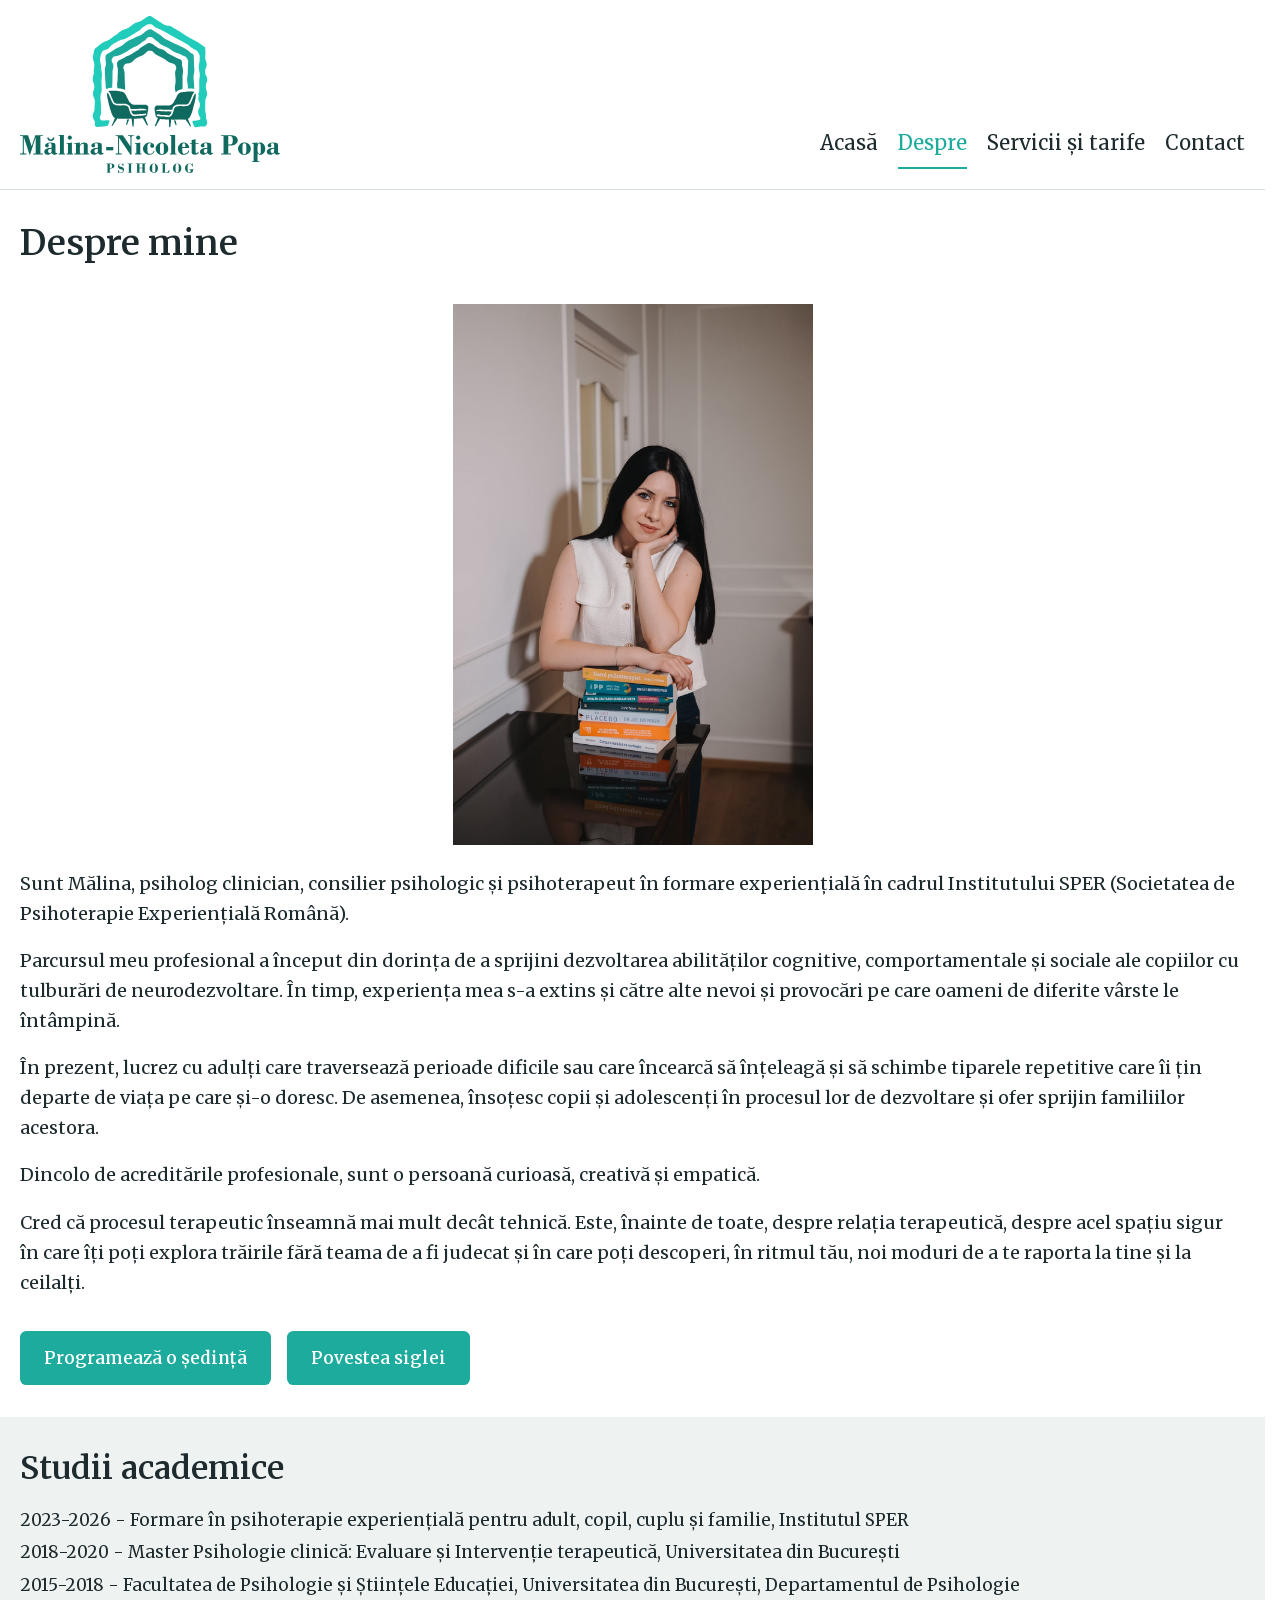
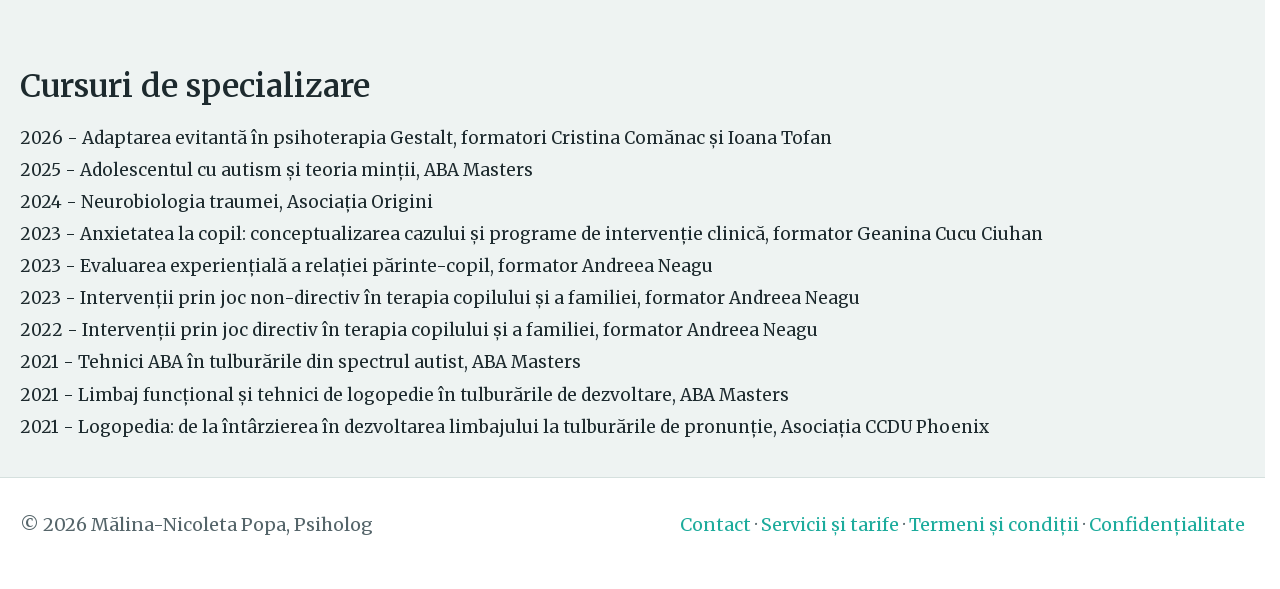
<file: despre.html>
<!DOCTYPE html>
<html lang="ro">
<head>
    <meta charset="utf-8">
    <meta name="viewport" content="width=device-width, initial-scale=1">
    <title>Despre Mălina Popa – psiholog clinician și consilier</title>
    <meta name="description" content="Mălina Popa, psiholog clinician, consilier psihologic și psihoterapeut în formare experiențială. Află mai multe despre parcursul și abordarea mea.">
    <link rel="canonical" href="https://psihologmalinapopa.ro/despre.html">
    <link rel="ard" href="/.well-known/ard.json" type="application/json">
    <link rel="describedby" href="/llms.txt">

    <meta property="og:title" content="Despre Mălina Popa – psiholog clinician și consilier">
    <meta property="og:description" content="Psiholog clinician, consilier psihologic și psihoterapeut în formare experiențială. Află mai multe despre parcursul și abordarea mea.">
    <meta property="og:type" content="profile">
    <meta property="og:url" content="https://psihologmalinapopa.ro/despre.html">
    <meta property="og:locale" content="ro_RO">
    <meta property="og:site_name" content="Mălina Popa – Psiholog">
    <meta property="og:image" content="https://psihologmalinapopa.ro/img/og-image.jpg">
    <meta name="twitter:card" content="summary_large_image">

    <link rel="icon" href="img/favicon-32x32.png" type="image/png">
    <link rel="preload" href="/fonts/Merriweather.woff2" as="font" type="font/woff2" crossorigin>
    <script>document.documentElement.className+=" js"</script>
    <style>
        .js-only{display:none}
        .js .js-only{display:inline-block}
        .js #poveste-sigla:not(.open){display:none}
        @font-face{font-family:Merriweather;src:url(/fonts/Merriweather.woff2) format("woff2");font-weight:400 700;font-style:normal;font-display:swap}
        :root{--ink:#1d2a2e;--muted:#55656a;--bg:#fff;--mist:#eef3f2;--teal:#1cab9c;--teal-d:#17454a;--line:#d5e0de;--max:82.5rem;--font-head:Merriweather,Georgia,serif}
        *{box-sizing:border-box;margin:0;padding:0}
        html{background:var(--bg);scrollbar-gutter:stable;scroll-padding-top:4rem;-webkit-text-size-adjust:100%}
        body{min-height:100vh;min-height:100dvh;display:flex;flex-direction:column;font:1.0625rem/1.65 var(--font-head),-apple-system,"Segoe UI",sans-serif;color:var(--ink);overflow-wrap:break-word}
        main{flex:1 0 auto}
        ul{list-style:none}
        li{margin:4px 0}
        h1,h2,h3{line-height:1.2;font-weight:600;margin:0 0 .6em}
        h1{font-size:clamp(1.75rem,3vw,2.2rem)}
        h2{font-size:clamp(1.5rem,3vw,2rem)}
        h3{font-size:1.5rem}
        p{margin:0 0 1em;font-size:18px}
        a{color:var(--teal);text-decoration:none}
        li a{font-size:20px}
        :focus-visible{outline:3px solid var(--teal);outline-offset:3px}
        img{max-width:100%;height:auto;display:block}
        .wrap{max-width:var(--max);margin-inline:auto;padding-inline:clamp(1rem,4vw,1.25rem)}
        .skip{position:absolute;left:-999px}
        .skip:focus{left:1rem;top:1rem;background:var(--bg);padding:.5rem;z-index:9}
        header{border-bottom:1px solid var(--line);view-transition-name:site-header}
        header .wrap{display:flex;flex-wrap:wrap;align-items:center;justify-content:space-between;gap:.5rem 1.5rem;padding-block:1rem}
        .logo img{width:260px;max-width:100%}
        nav{align-self:end}
        nav ul{display:flex;flex-wrap:wrap;gap:.25rem 1.25rem}
        nav a{display:inline-block;padding:.5rem 0;color:var(--ink);border-bottom:2px solid transparent}
        nav a:hover,nav a[aria-current]{border-color:var(--teal);color:var(--teal)}
        .menu-toggle{display:none}
        section{padding:3.5rem 0}
        .alt{background:var(--mist)}
        .hero{padding:5rem 0 4rem}
        .hero p:not(.tagline){font-size:1.2rem;color:var(--muted)}
        .hero img{width:100%}
        .btn{display:inline-block;background:var(--teal);color:var(--bg);padding:.8rem 1.5rem;border:0;font:inherit;font-weight:600;border-radius:.4rem;cursor:pointer}
        .grid{display:grid;gap:1.5rem;grid-template-columns:repeat(auto-fit,minmax(min(100%,15rem),1fr))}
        .box{display:flex;flex-direction:column;border:1px solid var(--line);border-radius:.5rem;padding:1.5rem;background:var(--bg)}
        .price{font:600 2rem Georgia,serif;margin:0 0 .5em}
        .meta{color:var(--muted);font-size:.9rem}
        .despre{display:flex;align-items:stretch;gap:3rem;margin-top:40px}
        .despre>picture{flex:0 0 clamp(240px,30vw,400px)}
        .despre>picture img{width:100%}
        .despre>div{min-width:0}
        address a{font-size:18px}
        form{display:grid;gap:1rem;max-width:34rem}
        label:not(.consent){display:grid;gap:.3rem;font-weight:600}
        input,textarea{font:inherit;padding:.7rem;border:1px solid var(--muted);border-radius:.4rem;background:var(--bg);color:var(--ink);max-width:100%}
        footer{border-top:1px solid var(--line);padding:2rem 0;color:var(--muted);font-size:.95rem}
        footer a{font-size:18px}
        footer .wrap{display:flex;flex-wrap:wrap;justify-content:space-between;gap:1rem}
        .hero-wrap{display:flex;align-items:stretch;gap:30px}
        .hero-wrap>picture{flex:0 0 clamp(260px,36vw,500px)}
        .hero-content{display:flex;flex-direction:column;flex:1;min-width:0}
        picture{flex:none}
        .buttons{margin-top:auto;display:flex;flex-wrap:wrap;gap:16px}
        .servicii{max-width:none;flex:1;min-width:0}
        .servicii ul{list-style:inside}
        .sigla-wrap{display:flex;align-items:center;justify-content:space-between;gap:2rem}
        .sigla-wrap>div{min-width:0}
        .logo-sigla{margin-top:-10px}
        .servicii-wrap{display:flex;gap:24px}
        .servicii-wrap>picture{flex:0 1 45%;max-width:600px}
        .servicii-wrap>picture img{width:100%}
        .contact{align-self:flex-start}
        .flex-space-between{display:flex;flex-direction:column;justify-content:space-between}
        .service{margin-bottom:3.5rem}
        .service h2{font-size:1.5rem}
        .note{color:var(--muted);font-size:.95rem}
        .cta{margin-top:2rem}
        .hp{position:absolute;left:-9999px}
        .consent{font-weight:700}
        .consent a{font-size:16px}
        input[type=checkbox]{accent-color:#26655e}
        .heading-contact{font-size:1.5rem}
        .h3-wrap{min-height:100px}
        .see-more{margin-top:auto}
        .tagline{font:italic 600 clamp(1.25rem,2.5vw,1.6rem)/1.3 var(--font-head),serif;margin:0 0 1em}
        .welcome{margin:0}
        #titlu-sigla:focus{outline:none}
        .servicii-psih{margin-bottom:40px}
        article h2{margin-bottom:30px}
        .notes{margin-top:20px}
        .notes p{margin:0}
        .social-links{display:flex;gap:1rem;margin:0 0 1.25rem}
        .social-links a{display:inline-flex;align-items:center;justify-content:center;width:50px;height:50px;border-radius:50%;background-color:#f0f4f8;color:var(--teal);transition:background-color .25s,color .25s,transform .25s}
        .social-links a:hover{background-color:var(--teal);color:#fff;transform:translateY(-2px)}
        .social-links svg{width:32px;height:32px;fill:currentColor}
        @media(max-width:1280px){
            #poveste-sigla{margin:0}
            .grid{grid-template-columns:repeat(2,1fr)}
            section{padding:2rem 0}
            .hero{padding:2.5rem 0 1.5rem}
            .service{margin-bottom:2rem}
            .despre h2{font-size:2rem}
            .h3-wrap{min-height:unset}
            .contact{align-self:auto}
            .hero-wrap,.despre,.servicii-wrap{flex-direction:column;gap:1.5rem}
            .sigla-wrap{flex-direction:column-reverse}
            article.service:nth-of-type(odd) .servicii-wrap{flex-direction:column-reverse}
            .hero-wrap>picture{flex:none;width:min(100%,380px);margin-inline:auto}
            .hero-content{margin:0}
            .buttons{margin-top:1rem}
            .despre>picture{flex:none;width:min(100%,360px);margin-inline:auto}
            .servicii-wrap>picture{flex:none;width:100%;margin-inline:auto}
            .sigla-wrap img{max-width:80%;margin:10px auto auto}
            #contact-form label input[type=text],#contact-form label input[type=email],#contact-form label textarea{width:100%}
        }
        @media(max-width:900px){
            header .wrap{position:relative}
            .menu-toggle{display:flex;flex-direction:column;justify-content:space-between;width:44px;height:44px;padding:13px 7px;background:transparent;border:none;cursor:pointer}
            .menu-toggle span{display:block;width:100%;height:3px;background-color:var(--ink);border-radius:2px}
            nav{align-self:auto}
            nav[aria-label=Principal]{display:none;width:100%;margin-top:.5rem}
            nav[aria-label=Principal].is-open{display:block}
            nav[aria-label=Principal] ul{flex-direction:column;flex-wrap:nowrap;gap:0}
            nav[aria-label=Principal] li{margin:0;border-bottom:1px solid var(--line)}
            nav[aria-label=Principal] li a{display:block;padding:.75rem 0;border-bottom:0}
        }
        @media(max-width:600px){
            .grid{grid-template-columns:1fr}
            .buttons{flex-direction:column}
            .buttons .btn{text-align:center}
            .logo img{width:min(210px,70vw)}
        }
    </style>

    <script type="application/ld+json">
        {
            "@context": "https://schema.org",
            "@graph": [
                {
                    "@type": "Person",
                    "name": "Mălina-Nicoleta Popa",
                    "jobTitle": "Psiholog clinician, consilier psihologic",
                    "url": "https://psihologmalinapopa.ro/despre.html",
                    "image": "https://psihologmalinapopa.ro/img/RDI-50.jpg",
                    "alumniOf": {"@type": "CollegeOrUniversity", "name": "Universitatea din București"},
                    "knowsAbout": ["psihologie clinică", "psihoterapie experiențială", "psihologia copilului și adolescentului", "tulburări de neurodezvoltare", "teoria minții"]
                },
                {
                    "@type": "BreadcrumbList",
                    "itemListElement": [
                        {"@type": "ListItem", "position": 1, "name": "Acasă", "item": "https://psihologmalinapopa.ro/"},
                        {"@type": "ListItem", "position": 2, "name": "Despre", "item": "https://psihologmalinapopa.ro/despre.html"}
                    ]
                }
            ]
        }
    </script>
</head>
<body>
<a class="skip" href="#main">Sari la conținut</a>
<header><div class="wrap">
    <a class="logo" href="index.html"><img alt="Mălina Popa – Psiholog, pagina principală" width="200" height="121" src="img/logo.svg"></a>

    <button class="menu-toggle" id="menu-toggle" aria-expanded="false" aria-controls="main-nav" aria-label="Meniu navigație">
        <span></span>
        <span></span>
        <span></span>
    </button>

    <nav id="main-nav" aria-label="Principal"><ul><li><a href="index.html">Acasă</a></li><li><a href="despre.html" aria-current="page">Despre</a></li><li><a href="servicii.html">Servicii și tarife</a></li><li><a href="contact.html">Contact</a></li></ul></nav>
</div></header>
<main id="main">
    <section><div class="wrap">
        <h1>Despre mine</h1>
        <div class="despre">
            <picture>
                <source srcset="img/RDI-50.avif" type="image/avif">
                <source srcset="img/RDI-50.webp" type="image/webp">
                <img src="img/RDI-50.jpg" width="400" height="600"
                     alt="Portretul Mălinei Popa, psiholog clinician" fetchpriority="high">
            </picture>
            <div class="flex-space-between">
                <div class="despre-text">
                    <p>Sunt Mălina, psiholog clinician, consilier psihologic și psihoterapeut în formare experiențială în cadrul Institutului SPER (Societatea de Psihoterapie Experiențială Română).</p>
                    <p>Parcursul meu profesional a început din dorința de a sprijini dezvoltarea abilităților cognitive, comportamentale și sociale ale copiilor cu tulburări de neurodezvoltare. În timp, experiența mea s-a extins și către alte nevoi și provocări pe care oameni de diferite vârste le întâmpină.</p>
                    <p>În prezent, lucrez cu adulți care traversează perioade dificile sau care încearcă să înțeleagă și să schimbe tiparele repetitive care îi țin departe de viața pe care și-o doresc. De asemenea, însoțesc copii și adolescenți în procesul lor de dezvoltare și ofer sprijin familiilor acestora.</p>
                    <p>Dincolo de acreditările profesionale, sunt o persoană curioasă, creativă și empatică.</p>
                    <p>Cred că procesul terapeutic înseamnă mai mult decât tehnică. Este, înainte de toate, despre relația terapeutică, despre acel spațiu sigur în care îți poți explora trăirile fără teama de a fi judecat și în care poți descoperi, în ritmul tău, noi moduri de a te raporta la tine și la ceilalți.</p>
                </div>
                <div class="buttons">
                    <a class="contact btn" href="contact.html">Programează o ședință</a>
                    <button type="button" class="btn btn-outline js-only" id="toggle-sigla" aria-expanded="false" aria-controls="poveste-sigla">Povestea siglei</button>
                </div>
            </div>
        </div>
    </div></section>

    <section id="poveste-sigla" aria-labelledby="titlu-sigla"><div class="wrap sigla">
        <h2 id="titlu-sigla" tabindex="-1">Povestea din spatele siglei</h2>
        <div class="sigla-wrap">
            <div>
                <p>Simbolul casei are pentru mine o semnificație aparte, fiind asociat cu momentul în care am ales drumul psihologiei.</p>
                <p>În liceu, la o oră de psihologie, am auzit pentru prima dată „povestea căsuței”, o metaforă plină de speranță care a rămas cu mine și care continuă să mă inspire în munca mea.</p>
                <p>Ea spune că fiecare dintre noi are o fundație, construită în primii ani de viață. Pe această fundație se ridică întreaga casă: apar camere mai luminoase sau mai întunecate, pereți puternici sau mai fragili, ferestre prin care privim lumea și uși pe care, uneori, ne este teamă să le deschidem sau să le închidem.</p>
                <p>Deși fundația e stabilă și dificil de schimbat, restul casei poate fi reconstruit atunci când avem curajul să devenim arhitecții propriei vieți. Cărămidă cu cărămidă, autocritica poate fi înlocuită de o voce mai blândă. Dificultatea de a pune limite sănătoase poate fi transformată în capacitatea de a spune „nu” fără vinovăție.</p>
                <p>Relațiile care ne rănesc pot fi încheiate, iar în locul lor putem construi relații pe încredere și siguranță.</p>
                <p>Schimbarea nu se întâmplă brusc și nici prin încercarea de a dărâma toată casa dintr-odată. Se întâmplă în schimb cu răbdare, compasiune și uneori alături de o persoană care să ne ghideze. În munca mea de psiholog, unul dintre obiective este acela de a le fi alături oamenilor în procesul de a construi propriul „acasă” interior.</p>
            </div>
            <picture class="logo-sigla">
                <img src="img/sigla.png" width="400" height="400"
                     alt="Sigla cabinetului Mălina Popa: simbolul unei case" loading="lazy" decoding="async">
            </picture>
        </div>
    </div></section>

    <section class="alt"><div class="wrap">
        <h2>Studii academice</h2>
        <ul>
            <li>2023-2026 - Formare în psihoterapie experiențială pentru adult, copil, cuplu și familie, Institutul SPER</li>
            <li>2018-2020 - Master Psihologie clinică: Evaluare și Intervenție terapeutică, Universitatea din București</li>
            <li>2015-2018 - Facultatea de Psihologie și Științele Educației, Universitatea din București, Departamentul de Psihologie</li>
        </ul>
    </div></section>

    <section class="alt"><div class="wrap">
        <h2>Cursuri de specializare</h2>
        <ul>
            <li>2026 - Adaptarea evitantă în psihoterapia Gestalt, formatori Cristina Comănac și Ioana Tofan</li>
            <li>2025 - Adolescentul cu autism și teoria minții, ABA Masters</li>
            <li>2024 - Neurobiologia traumei, Asociația Origini</li>
            <li>2023 - Anxietatea la copil: conceptualizarea cazului și programe de intervenție clinică, formator Geanina Cucu Ciuhan</li>
            <li>2023 - Evaluarea experiențială a relației părinte-copil, formator Andreea Neagu</li>
            <li>2023 - Intervenții prin joc non-directiv în terapia copilului și a familiei, formator Andreea Neagu</li>
            <li>2022 - Intervenții prin joc directiv în terapia copilului și a familiei, formator Andreea Neagu</li>
            <li>2021 - Tehnici ABA în tulburările din spectrul autist, ABA Masters</li>
            <li>2021 - Limbaj funcțional și tehnici de logopedie în tulburările de dezvoltare, ABA Masters</li>
            <li>2021 - Logopedia: de la întârzierea în dezvoltarea limbajului la tulburările de pronunție, Asociația CCDU Phoenix</li>
        </ul>
    </div></section>
</main>
<footer><div class="wrap">
    <p>&copy; 2026 Mălina-Nicoleta Popa, Psiholog</p>
    <p><a href="contact.html">Contact</a> &middot; <a href="servicii.html">Servicii și tarife</a> &middot; <a href="termeni.html">Termeni și condiții</a> &middot; <a href="confidentialitate.html">Confidențialitate</a></p>
</div></footer>
<script>
    (function () {
        var toggleBtn = document.getElementById('menu-toggle');
        var navMenu = document.getElementById('main-nav');
        if (toggleBtn && navMenu) {
            toggleBtn.addEventListener('click', function () {
                var open = navMenu.classList.toggle('is-open');
                toggleBtn.setAttribute('aria-expanded', open ? 'true' : 'false');
            });
        }

        var btn = document.getElementById('toggle-sigla');
        var sec = document.getElementById('poveste-sigla');
        var title = document.getElementById('titlu-sigla');
        if (!btn || !sec) return;
        var showText = 'Povestea siglei', hideText = 'Ascunde povestea siglei';
        function setOpen(open, scroll) {
            sec.classList.toggle('open', open);
            btn.setAttribute('aria-expanded', open ? 'true' : 'false');
            btn.textContent = open ? hideText : showText;
            if (open && scroll) {
                var reduce = window.matchMedia('(prefers-reduced-motion: reduce)').matches;
                sec.scrollIntoView({ behavior: reduce ? 'auto' : 'smooth', block: 'start' });
                title.focus({ preventScroll: true });
            }
        }
        btn.addEventListener('click', function () { setOpen(!sec.classList.contains('open'), true); });
        if (location.hash === '#poveste-sigla') setOpen(true, true);
    })();
</script>
</body>
</html>
</file>
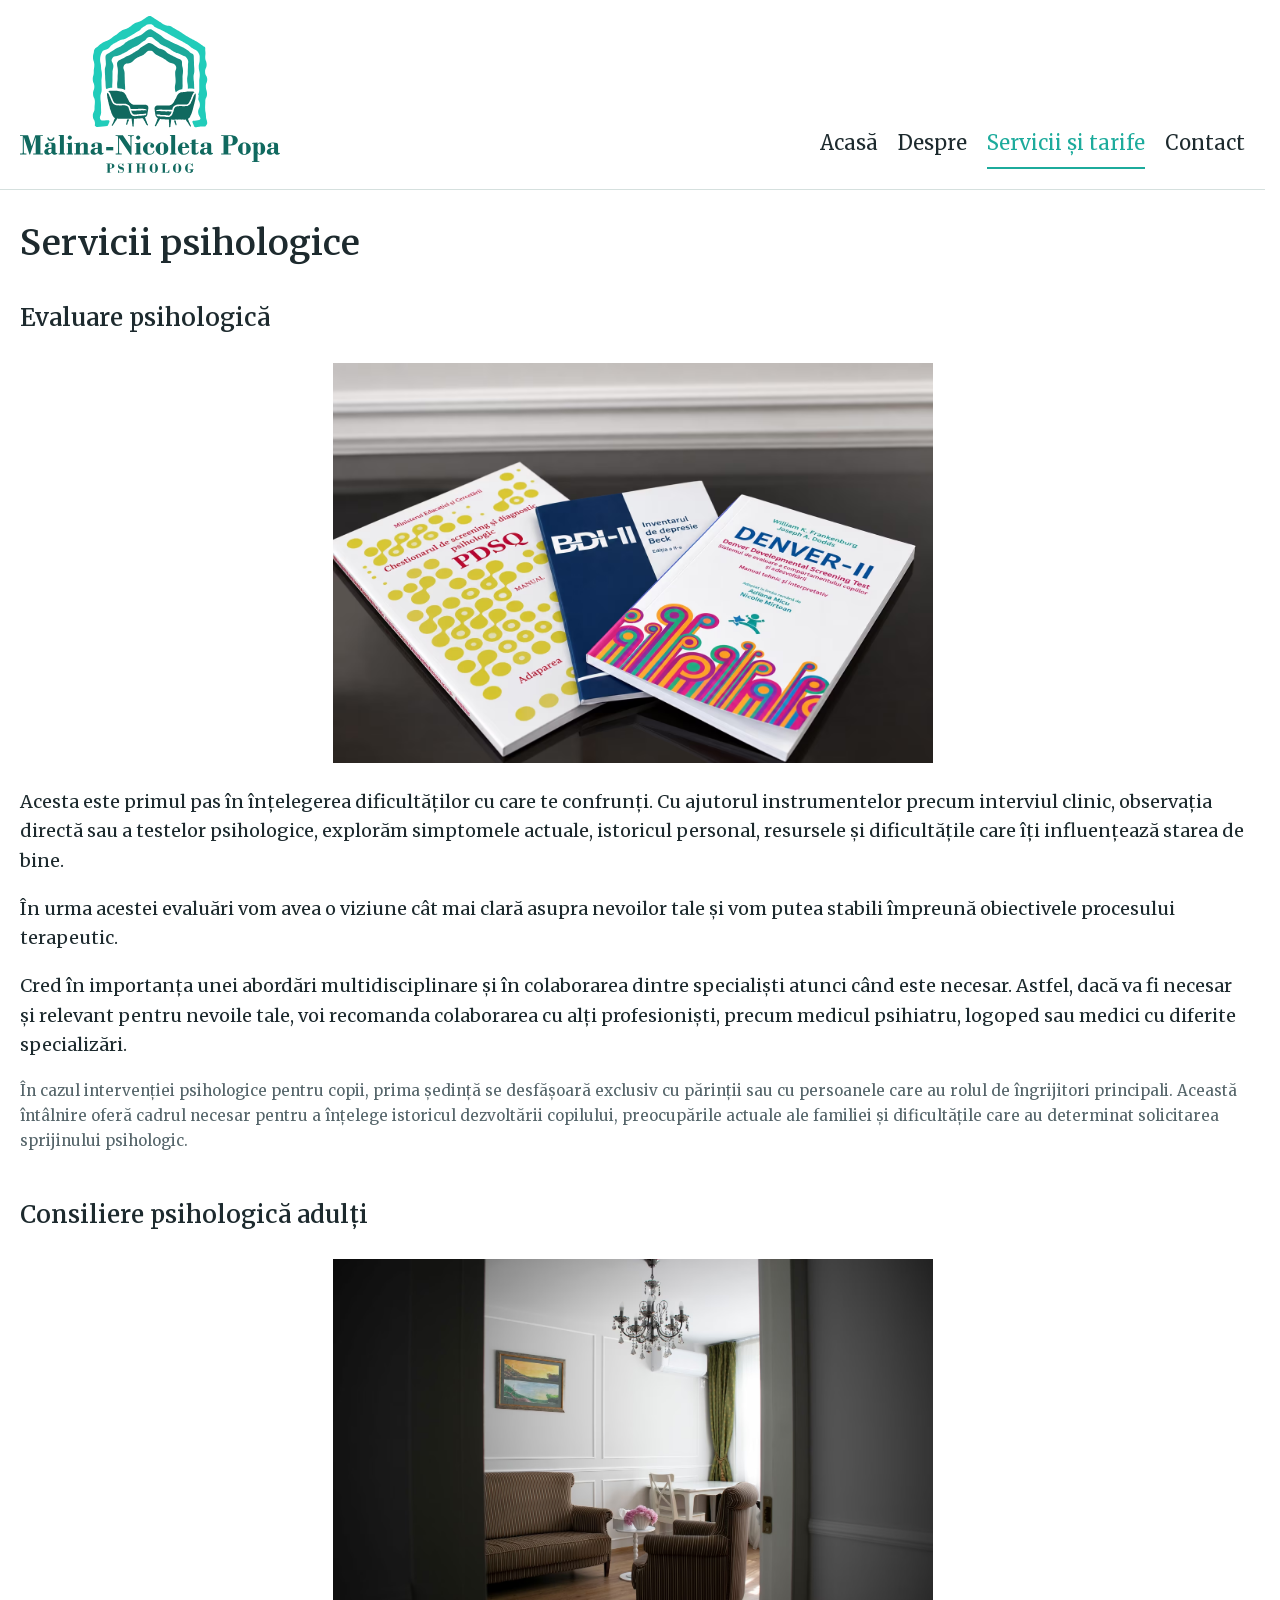
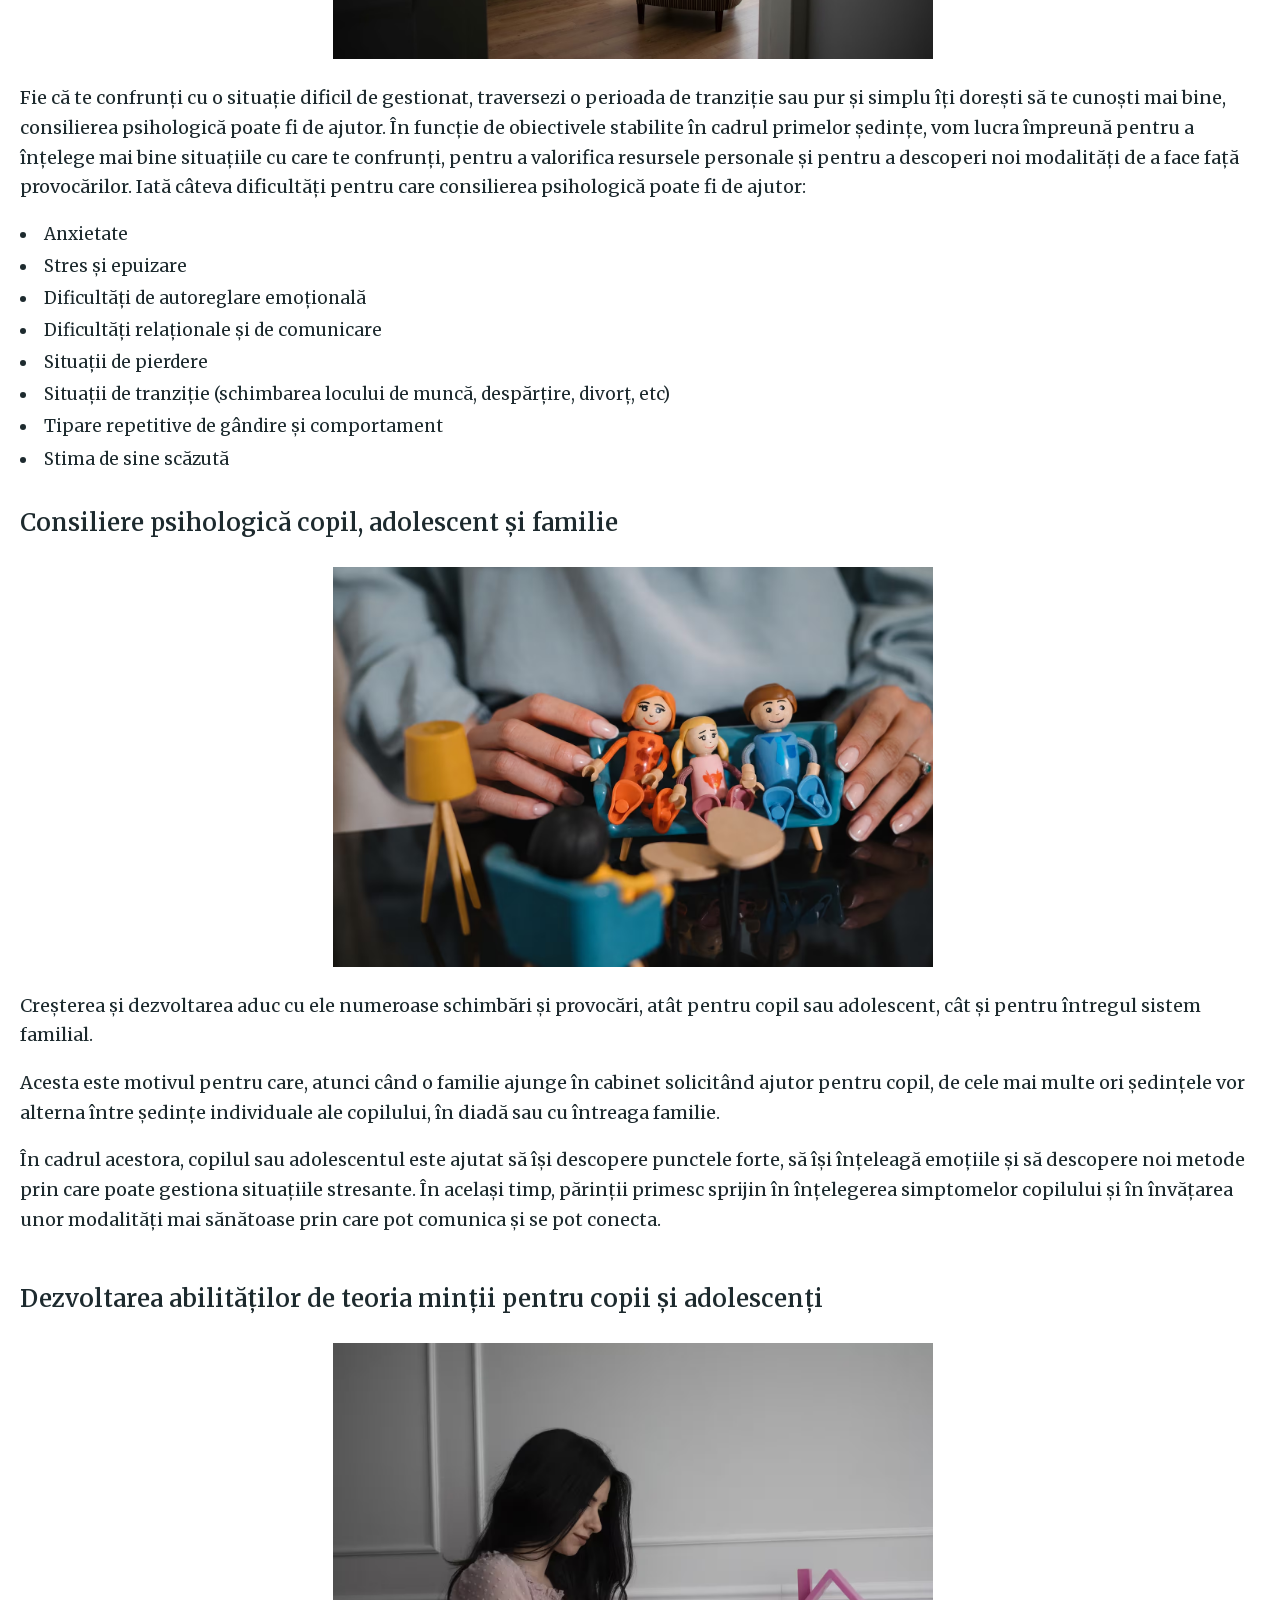
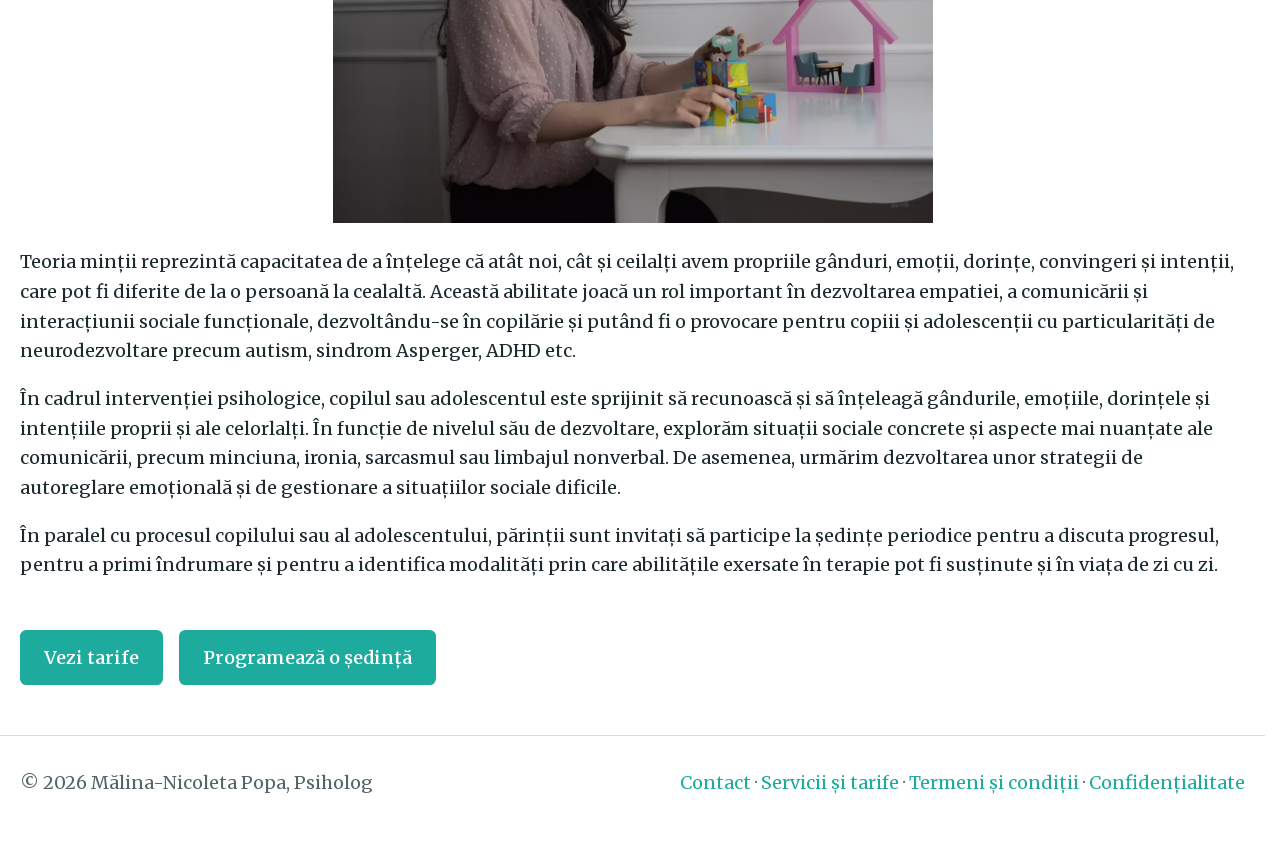
<file: servicii.html>
<!DOCTYPE html>
<html lang="ro">
<head>
    <meta charset="utf-8">
    <meta name="viewport" content="width=device-width, initial-scale=1">
    <title>Servicii psihologice: evaluare și consiliere – Malina Popa</title>
    <meta name="description" content="Evaluare psihologică, consiliere pentru adulți, copii, adolescenți și familii, dezvoltarea teoriei minții. Programează o ședință cu psihologul Malina Popa.">
    <link rel="canonical" href="https://psihologmalinapopa.ro/servicii.html">
    <link rel="ard" href="/.well-known/ard.json" type="application/json">
    <link rel="describedby" href="/llms.txt">

    <meta property="og:title" content="Servicii psihologice: evaluare și consiliere – Malina Popa">
    <meta property="og:description" content="Evaluare psihologică, consiliere pentru adulți, copii, adolescenți și familii, dezvoltarea teoriei minții.">
    <meta property="og:type" content="website">
    <meta property="og:url" content="https://psihologmalinapopa.ro/servicii.html">
    <meta property="og:locale" content="ro_RO">
    <meta property="og:site_name" content="Malina Popa – Psiholog">
    <meta property="og:image" content="https://psihologmalinapopa.ro/img/og-image.jpg">
    <meta name="twitter:card" content="summary_large_image">

    <link rel="icon" href="img/favicon-32x32.png" type="image/png">
    <link rel="preload" href="/fonts/Merriweather.woff2" as="font" type="font/woff2" crossorigin>
    <script>document.documentElement.className+=" js"</script>
    <style>
        .js-only{display:none}.js .js-only{display:inline-block}.js #tarife:not(.open){display:none}
        @font-face{font-family:Merriweather;src:url(/fonts/Merriweather.woff2) format("woff2");font-weight:400 700;font-style:normal;font-display:swap}
        :root{--ink:#1d2a2e;--muted:#55656a;--bg:#fff;--mist:#eef3f2;--teal:#1cab9c;--teal-d:#17454a;--line:#d5e0de;--max:82.5rem;--font-head:Merriweather,Georgia,serif}
        *{box-sizing:border-box;margin:0;padding:0}
        html{background:var(--bg);scrollbar-gutter:stable;scroll-padding-top:4rem;-webkit-text-size-adjust:100%}
        body{min-height:100vh;min-height:100dvh;display:flex;flex-direction:column;font:1.0625rem/1.65 var(--font-head),-apple-system,"Segoe UI",sans-serif;color:var(--ink);overflow-wrap:break-word}
        main{flex:1 0 auto}
        ul{list-style:none}
        li{margin:4px 0}
        h1,h2,h3{line-height:1.2;font-weight:600;margin:0 0 .6em}
        h1{font-size:clamp(1.75rem,3vw,2.2rem)}
        h2{font-size:clamp(1.5rem,3vw,2rem)}
        h3{font-size:1.5rem}
        p{margin:0 0 1em;font-size:18px}
        a{color:var(--teal);text-decoration:none}
        li a{font-size:20px}
        :focus-visible{outline:3px solid var(--teal);outline-offset:3px}
        img{max-width:100%;height:auto;display:block}
        .wrap{max-width:var(--max);margin-inline:auto;padding-inline:clamp(1rem,4vw,1.25rem)}
        .skip{position:absolute;left:-999px}
        .skip:focus{left:1rem;top:1rem;background:var(--bg);padding:.5rem;z-index:9}
        header{border-bottom:1px solid var(--line);view-transition-name:site-header}
        header .wrap{display:flex;flex-wrap:wrap;align-items:center;justify-content:space-between;gap:.5rem 1.5rem;padding-block:1rem}
        .logo img{width:260px;max-width:100%}
        nav{align-self:end}
        nav ul{display:flex;flex-wrap:wrap;gap:.25rem 1.25rem}
        nav a{display:inline-block;padding:.5rem 0;color:var(--ink);border-bottom:2px solid transparent}
        nav a:hover,nav a[aria-current]{border-color:var(--teal);color:var(--teal)}
        .menu-toggle{display:none}
        section{padding:3.5rem 0}
        .alt{background:var(--mist)}
        .hero{padding:5rem 0 4rem}
        .hero p:not(.tagline){font-size:1.2rem;color:var(--muted)}
        .hero img{width:100%}
        .btn{display:inline-block;background:var(--teal);color:var(--bg);padding:.8rem 1.5rem;border:0;font:inherit;font-weight:600;border-radius:.4rem;cursor:pointer}
        .grid{display:grid;gap:1.5rem;grid-template-columns:repeat(auto-fit,minmax(min(100%,15rem),1fr))}
        .box{display:flex;flex-direction:column;border:1px solid var(--line);border-radius:.5rem;padding:1.5rem;background:var(--bg)}
        .price{font:600 2rem Georgia,serif;margin:0 0 .5em}
        .meta{color:var(--muted);font-size:.9rem}
        .despre{display:flex;align-items:stretch;gap:3rem;margin-top:40px}
        .despre>picture{flex:0 0 clamp(240px,30vw,400px)}
        .despre>picture img{width:100%}
        .despre>div{min-width:0}
        address a{font-size:18px}
        form{display:grid;gap:1rem;max-width:34rem}
        label:not(.consent){display:grid;gap:.3rem;font-weight:600}
        input,textarea{font:inherit;padding:.7rem;border:1px solid var(--muted);border-radius:.4rem;background:var(--bg);color:var(--ink);max-width:100%}
        footer{border-top:1px solid var(--line);padding:2rem 0;color:var(--muted);font-size:.95rem}
        footer a{font-size:18px}
        footer .wrap{display:flex;flex-wrap:wrap;justify-content:space-between;gap:1rem}
        .hero-wrap{display:flex;align-items:stretch;gap:30px}
        .hero-wrap>picture{flex:0 0 clamp(260px,36vw,500px)}
        .hero-content{display:flex;flex-direction:column;flex:1;min-width:0}
        picture{flex:none}
        .buttons{margin-top:auto;display:flex;flex-wrap:wrap;gap:16px}
        .servicii{max-width:none;flex:1;min-width:0}
        .servicii ul{list-style:inside}
        .sigla-wrap{display:flex;align-items:center;justify-content:space-between;gap:2rem}
        .sigla-wrap>div{min-width:0}
        .logo-sigla{margin-top:-10px}
        .servicii-wrap{display:flex;gap:24px}
        .servicii-wrap>picture{flex:0 1 45%;max-width:600px}
        .servicii-wrap>picture img{width:100%}
        .contact{align-self:flex-start}
        .flex-space-between{display:flex;flex-direction:column;justify-content:space-between}
        .service{margin-bottom:3.5rem}
        .service h2{font-size:1.5rem}
        .note{color:var(--muted);font-size:.95rem}
        .cta{margin-top:2rem}
        .hp{position:absolute;left:-9999px}
        .consent{font-weight:700}
        .consent a{font-size:16px}
        input[type=checkbox]{accent-color:#26655e}
        .heading-contact{font-size:1.5rem}
        .h3-wrap{min-height:100px}
        .see-more{margin-top:auto}
        .tagline{font:italic 600 clamp(1.25rem,2.5vw,1.6rem)/1.3 var(--font-head),serif;margin:0 0 1em}
        .welcome{margin:0}
        #titlu-sigla:focus{outline:none}
        .servicii-psih{margin-bottom:40px}
        article h2{margin-bottom:30px}
        .notes{margin-top:20px}
        .notes p{margin:0}
        .social-links{display:flex;gap:1rem;margin:0 0 1.25rem}
        .social-links a{display:inline-flex;align-items:center;justify-content:center;width:50px;height:50px;border-radius:50%;background-color:#f0f4f8;color:var(--teal);transition:background-color .25s,color .25s,transform .25s}
        .social-links a:hover{background-color:var(--teal);color:#fff;transform:translateY(-2px)}
        .social-links svg{width:32px;height:32px;fill:currentColor}
        @media(max-width:1280px){
            #poveste-sigla{margin:0}
            .grid{grid-template-columns:repeat(2,1fr)}
            section{padding:2rem 0}
            .hero{padding:2.5rem 0 1.5rem}
            .service{margin-bottom:2rem}
            .despre h2{font-size:2rem}
            .h3-wrap{min-height:unset}
            .contact{align-self:auto}
            .hero-wrap,.despre,.servicii-wrap{flex-direction:column;gap:1.5rem}
            .sigla-wrap{flex-direction:column-reverse}
            article.service:nth-of-type(odd) .servicii-wrap{flex-direction:column-reverse}
            .hero-wrap>picture{flex:none;width:min(100%,380px);margin-inline:auto}
            .hero-content{margin:0}
            .buttons{margin-top:1rem}
            .despre>picture{flex:none;width:min(100%,360px);margin-inline:auto}
            .servicii-wrap>picture{flex:none;width:100%;margin-inline:auto}
            .sigla-wrap img{max-width:80%;margin:10px auto auto}
            #contact-form label input[type=text],#contact-form label input[type=email],#contact-form label textarea{width:100%}
        }
        @media(max-width:900px){
            header .wrap{position:relative}
            .menu-toggle{display:flex;flex-direction:column;justify-content:space-between;width:44px;height:44px;padding:13px 7px;background:transparent;border:none;cursor:pointer}
            .menu-toggle span{display:block;width:100%;height:3px;background-color:var(--ink);border-radius:2px}
            nav{align-self:auto}
            nav[aria-label=Principal]{display:none;width:100%;margin-top:.5rem}
            nav[aria-label=Principal].is-open{display:block}
            nav[aria-label=Principal] ul{flex-direction:column;flex-wrap:nowrap;gap:0}
            nav[aria-label=Principal] li{margin:0;border-bottom:1px solid var(--line)}
            nav[aria-label=Principal] li a{display:block;padding:.75rem 0;border-bottom:0}
        }
        @media(max-width:600px){
            .grid{grid-template-columns:1fr}
            .buttons{flex-direction:column}
            .buttons .btn{text-align:center}
            .logo img{width:min(210px,70vw)}
        }
    </style>


    <script type="application/ld+json">
        {
            "@context": "https://schema.org",
            "@graph": [
                {
                    "@type": "ProfessionalService",
                    "name": "Malina-Nicoleta Popa – Psiholog",
                    "url": "https://psihologmalinapopa.ro/",
                    "image": "https://psihologmalinapopa.ro/img/og-image.jpg",
                    "makesOffer": [
                        {"@type": "Offer", "itemOffered": {"@type": "Service", "name": "Evaluare psihologică"}},
                        {"@type": "Offer", "itemOffered": {"@type": "Service", "name": "Consiliere psihologică adulți"}},
                        {"@type": "Offer", "itemOffered": {"@type": "Service", "name": "Consiliere psihologică copil, adolescent și familie"}},
                        {"@type": "Offer", "itemOffered": {"@type": "Service", "name": "Dezvoltarea abilităților de teoria minții pentru copii și adolescenți"}}
                    ]
                },
                {
                    "@type": "BreadcrumbList",
                    "itemListElement": [
                        {"@type": "ListItem", "position": 1, "name": "Acasă", "item": "https://psihologmalinapopa.ro/"},
                        {"@type": "ListItem", "position": 2, "name": "Servicii și tarife", "item": "https://psihologmalinapopa.ro/servicii.html"}
                    ]
                }
            ]
        }
    </script>
</head>
<body>
<header><div class="wrap">
    <a class="logo" href="index.html"><img alt="Malina Popa – Psiholog, pagina principală" width="200" height="121" src="img/logo.svg"></a>
    <button class="menu-toggle" id="menu-toggle" aria-expanded="false" aria-controls="main-nav" aria-label="Meniu navigație">
        <span></span>
        <span></span>
        <span></span>
    </button>

    <nav id="main-nav" aria-label="Principal"><ul><li><a href="index.html">Acasă</a></li><li><a href="despre.html">Despre</a></li><li><a href="servicii.html" aria-current="page">Servicii și tarife</a></li><li><a href="contact.html">Contact</a></li></ul></nav>
</div></header>
<main id="main">
    <section><div class="wrap">
        <h1 class="servicii-psih">Servicii psihologice</h1>

        <article class="service" id="evaluare-psihologica">
            <h2>Evaluare psihologică</h2>
            <div class="servicii-wrap">
                <div class="servicii">
                    <p>Acesta este primul pas în înțelegerea dificultăților cu care te confrunți. Cu ajutorul instrumentelor precum interviul clinic, observația directă sau a testelor psihologice, explorăm simptomele actuale, istoricul personal, resursele și dificultățile care îți influențează starea de bine.</p>
                    <p>În urma acestei evaluări vom avea o viziune cât mai clară asupra nevoilor tale și vom putea stabili împreună obiectivele procesului terapeutic.</p>
                    <p>Cred în importanța unei abordări multidisciplinare și în colaborarea dintre specialiști atunci când este necesar. Astfel, dacă va fi necesar și relevant pentru nevoile tale, voi recomanda colaborarea cu alți profesioniști, precum medicul psihiatru, logoped sau medici cu diferite specializări.</p>
                    <p class="note">În cazul intervenției psihologice pentru copii, prima ședință se desfășoară exclusiv cu părinții sau cu persoanele care au rolul de îngrijitori principali. Această întâlnire oferă cadrul necesar pentru a înțelege istoricul dezvoltării copilului, preocupările actuale ale familiei și dificultățile care au determinat solicitarea sprijinului psihologic.</p>
                </div>
                <picture>
                    <source srcset="img/evaluare.avif" type="image/avif">
                    <source srcset="img/evaluare.webp" type="image/webp">
                    <img src="img/evaluare.jpg" width="600" height="400"
                         alt="Evaluare psihologică în cabinet" fetchpriority="high">
                </picture>
            </div>
        </article>

        <article class="service" id="consiliere-adulti">
            <h2>Consiliere psihologică adulți</h2>
            <div class="servicii-wrap">
                <picture>
                    <source srcset="img/consiliere-adulti.avif" type="image/avif">
                    <source srcset="img/consiliere-adulti.webp" type="image/webp">
                    <img src="img/consiliere-adulti.jpg" width="600" height="400"
                         alt="Ședință de consiliere psihologică pentru adulți" loading="lazy" decoding="async">
                </picture>
                <div class="servicii">
                    <p>Fie că te confrunți cu o situație dificil de gestionat, traversezi o perioada de tranziție sau pur și simplu îți dorești să te cunoști mai bine, consilierea psihologică poate fi de ajutor.
                        În funcție de obiectivele stabilite în cadrul primelor ședințe, vom lucra împreună pentru a înțelege mai bine situațiile cu care te confrunți, pentru a valorifica resursele personale și pentru a descoperi noi modalități de a face față provocărilor.
                        Iată câteva dificultăți pentru care consilierea psihologică poate fi de ajutor:</p>
                    <ul>
                        <li>Anxietate</li>
                        <li>Stres și epuizare</li>
                        <li>Dificultăți de autoreglare emoțională</li>
                        <li>Dificultăți relaționale și de comunicare</li>
                        <li>Situații de pierdere </li>
                        <li>Situații de tranziție (schimbarea locului de muncă, despărțire, divorț, etc)</li>
                        <li>Tipare repetitive de gândire și comportament</li>
                        <li>Stima de sine scăzută</li>
                    </ul>
                </div>
            </div>
        </article>

        <article class="service" id="consiliere-copii-adolescenti-familie">
            <h2>Consiliere psihologică copil, adolescent și familie</h2>
            <div class="servicii-wrap">
                <div class="servicii">
                    <p>Creșterea și dezvoltarea aduc cu ele numeroase schimbări și provocări, atât pentru copil sau adolescent, cât și pentru întregul sistem familial.</p>
                    <p>Acesta este motivul pentru care, atunci când o familie ajunge în cabinet solicitând ajutor pentru copil, de cele mai multe ori ședințele vor alterna între ședințe individuale ale copilului, în diadă sau cu întreaga familie.</p>
                    <p>În cadrul acestora, copilul sau adolescentul este ajutat să își descopere punctele forte, să își înțeleagă emoțiile și să descopere noi metode prin care poate gestiona situațiile stresante. În același timp, părinții primesc sprijin în înțelegerea simptomelor copilului și în învățarea unor modalități mai sănătoase prin care pot comunica și se pot conecta.</p>
                </div>
                <picture>
                    <source srcset="img/consiliere-familii.avif" type="image/avif">
                    <source srcset="img/consiliere-familii.webp" type="image/webp">
                    <img src="img/consiliere-familii.jpg" width="600" height="400"
                         alt="Consiliere psihologică pentru copii, adolescenți și familii" loading="lazy" decoding="async">
                </picture>
            </div>
        </article>

        <article class="service" id="teoria-mintii">
            <h2>Dezvoltarea abilităților de teoria minții pentru copii și adolescenți</h2>
            <div class="servicii-wrap">
                <picture>
                    <source srcset="img/teoria-mintii.avif" type="image/avif">
                    <source srcset="img/teoria-mintii.webp" type="image/webp">
                    <img src="img/teoria-mintii.jpg" width="600" height="400"
                         alt="Exerciții de dezvoltare a teoriei minții la copii" loading="lazy" decoding="async">
                </picture>
                <div class="servicii">
                    <p>Teoria minții reprezintă capacitatea de a înțelege că atât noi, cât și ceilalți avem propriile gânduri, emoții, dorințe, convingeri și intenții, care pot fi diferite de la o persoană la cealaltă. Această abilitate joacă un rol important în dezvoltarea empatiei, a comunicării și interacțiunii sociale funcționale, dezvoltându-se în copilărie și putând fi o provocare pentru copiii și adolescenții cu particularități de neurodezvoltare precum autism, sindrom Asperger, ADHD etc.</p>
                    <p>În cadrul intervenției psihologice, copilul sau adolescentul este sprijinit să recunoască și să înțeleagă gândurile, emoțiile, dorințele și intențiile proprii și ale celorlalți. În funcție de nivelul său de dezvoltare, explorăm situații sociale concrete și aspecte mai nuanțate ale comunicării, precum minciuna, ironia, sarcasmul sau limbajul nonverbal. De asemenea, urmărim dezvoltarea unor strategii de autoreglare emoțională și de gestionare a situațiilor sociale dificile.</p>
                    <p>În paralel cu procesul copilului sau al adolescentului, părinții sunt invitați să participe la ședințe periodice pentru a discuta progresul, pentru a primi îndrumare și pentru a identifica modalități prin care abilitățile exersate în terapie pot fi susținute și în viața de zi cu zi.</p>
                </div>
            </div>
        </article>


        <p class="cta buttons">
            <button type="button" class="btn js-only" id="toggle-tarife" aria-expanded="false" aria-controls="tarife">Vezi tarife</button>
            <a class="btn" href="contact.html">Programează o ședință</a></p>
        <section id="tarife"><h2>Tarife</h2>
            <ul>
                <li>Evaluare psihologică (70-90 min)- 270 RON/ședință</li>
                <li>Consiliere psihologică individuală (50 min) - 200 RON/ședință</li>
                <li>Consiliere parentală sau familială (70 min) - 250 RON/ ședință</li>
                <li>Dezvoltarea abilităților de teoria minții (50 min) - 200 RON/ ședință</li>
            </ul>
            <div class="notes">
            <p class="note">Ședințele se desfășoară exclusiv pe bază de programare.</p>
            <p class="note">Anularea ședinței se face cu 24h înainte de ziua programării în cazul în care nu va putea fi onorată. În caz contrar, aceasta va fi taxată conform tarifului.</p>
            </div>
        </section>
    </div></section>
</main>
<footer><div class="wrap">
    <p>&copy; 2026 Mălina-Nicoleta Popa, Psiholog</p>
    <p><a href="contact.html">Contact</a> &middot; <a href="servicii.html">Servicii și tarife</a> &middot; <a href="termeni.html">Termeni și condiții</a> &middot; <a href="confidentialitate.html">Confidențialitate</a></p>
</div></footer>
<script>
    (function () {
        var toggleBtn = document.getElementById('menu-toggle');
        var navMenu = document.getElementById('main-nav');
        if (toggleBtn && navMenu) {
            toggleBtn.addEventListener('click', function () {
                var open = navMenu.classList.toggle('is-open');
                toggleBtn.setAttribute('aria-expanded', open ? 'true' : 'false');
            });
        }

        var btn = document.getElementById('toggle-tarife');
        var sec = document.getElementById('tarife');
        if (!btn || !sec) return;
        var showText = 'Vezi tarife', hideText = 'Ascunde tarife';
        function setOpen(open, scroll) {
            sec.classList.toggle('open', open);
            btn.setAttribute('aria-expanded', open ? 'true' : 'false');
            btn.textContent = open ? hideText : showText;
            if (open && scroll) {
                var reduce = window.matchMedia('(prefers-reduced-motion: reduce)').matches;
                sec.scrollIntoView({ behavior: reduce ? 'auto' : 'smooth', block: 'start' });
            }
        }
        btn.addEventListener('click', function () { setOpen(!sec.classList.contains('open'), true); });
        if (location.hash === '#tarife') setOpen(true, true);
    })();
</script>
</body>
</html>
</file>
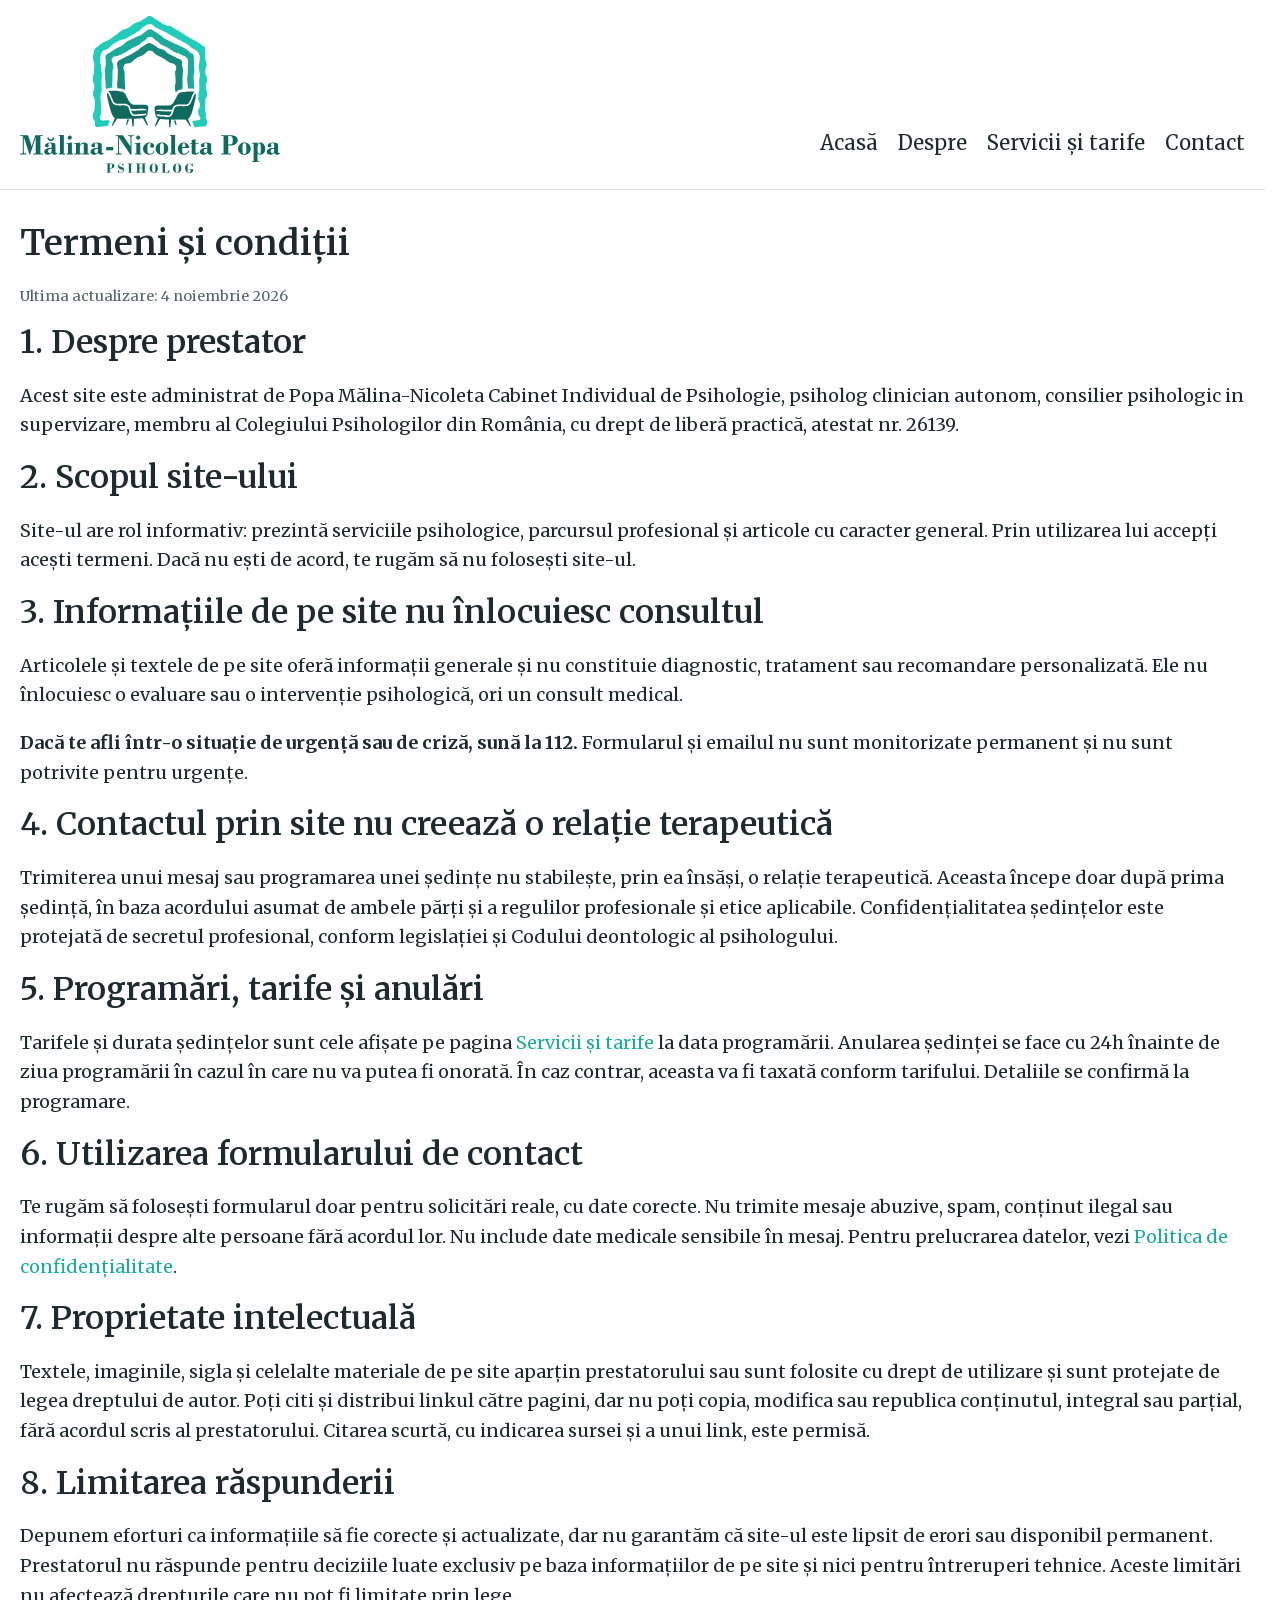
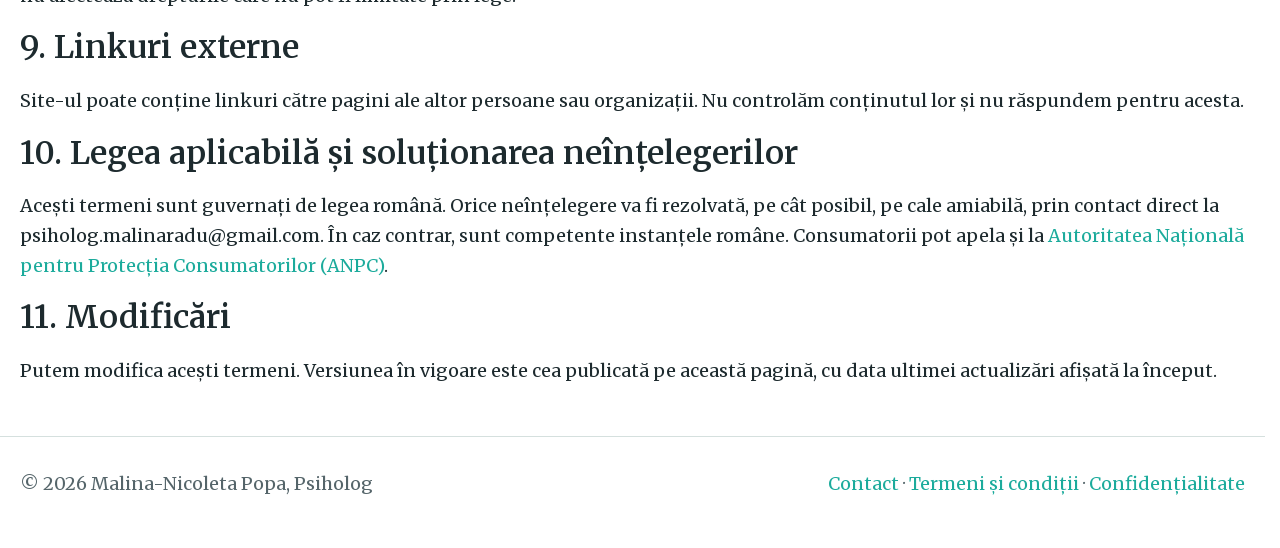
<file: termeni.html>
<!DOCTYPE html>
<html lang="ro">
<head>
<meta charset="utf-8">
<meta name="viewport" content="width=device-width, initial-scale=1">
<title>Termeni și condiții – Mălina Popa, psiholog</title>
<meta name="description" content="Condițiile de utilizare a site-ului: scopul informativ, lipsa relației terapeutice prin site, programări, proprietate intelectuală și limitarea răspunderii.">
<link rel="canonical" href="https://psihologmalinapopa.ro/termeni.html">
<meta name="robots" content="noindex, follow">
<link rel="icon" href="img/favicon-32x32.png" type="image/png">
    <style>
        @font-face{font-family:Merriweather;src:url(/fonts/Merriweather.woff2) format("woff2");font-weight:400 700;font-style:normal;font-display:swap}
        :root{--ink:#1d2a2e;--muted:#55656a;--bg:#fff;--mist:#eef3f2;--teal:#1cab9c;--teal-d:#17454a;--line:#d5e0de;--max:82.5rem;--font-head:Merriweather,Georgia,serif}
        *{box-sizing:border-box;margin:0;padding:0}
        html{background:var(--bg);scrollbar-gutter:stable;scroll-padding-top:4rem;-webkit-text-size-adjust:100%}
        body{min-height:100vh;min-height:100dvh;display:flex;flex-direction:column;font:1.0625rem/1.65 var(--font-head),-apple-system,"Segoe UI",sans-serif;color:var(--ink);overflow-wrap:break-word}
        main{flex:1 0 auto}
        ul{list-style:none}
        li{margin:4px 0}
        h1,h2,h3{line-height:1.2;font-weight:600;margin:0 0 .6em}
        h1{font-size:clamp(1.75rem,3vw,2.2rem)}
        h2{font-size:clamp(1.5rem,3vw,2rem)}
        h3{font-size:1.5rem}
        p{margin:0 0 1em;font-size:18px}
        a{color:var(--teal);text-decoration:none}
        li a{font-size:20px}
        :focus-visible{outline:3px solid var(--teal);outline-offset:3px}
        img{max-width:100%;height:auto;display:block}
        .wrap{max-width:var(--max);margin-inline:auto;padding-inline:clamp(1rem,4vw,1.25rem)}
        .skip{position:absolute;left:-999px}
        .skip:focus{left:1rem;top:1rem;background:var(--bg);padding:.5rem;z-index:9}
        header{border-bottom:1px solid var(--line);view-transition-name:site-header}
        header .wrap{display:flex;flex-wrap:wrap;align-items:center;justify-content:space-between;gap:.5rem 1.5rem;padding-block:1rem}
        .logo img{width:260px;max-width:100%}
        nav{align-self:end}
        nav ul{display:flex;flex-wrap:wrap;gap:.25rem 1.25rem}
        nav a{display:inline-block;padding:.5rem 0;color:var(--ink);border-bottom:2px solid transparent}
        nav a:hover,nav a[aria-current]{border-color:var(--teal);color:var(--teal)}
        .menu-toggle{display:none}
        section{padding:3.5rem 0}
        .alt{background:var(--mist)}
        .hero{padding:5rem 0 4rem}
        .hero p:not(.tagline){font-size:1.2rem;color:var(--muted)}
        .hero img{width:100%}
        .btn{display:inline-block;background:var(--teal);color:var(--bg);padding:.8rem 1.5rem;border:0;font:inherit;font-weight:600;border-radius:.4rem;cursor:pointer}
        .grid{display:grid;gap:1.5rem;grid-template-columns:repeat(auto-fit,minmax(min(100%,15rem),1fr))}
        .box{display:flex;flex-direction:column;border:1px solid var(--line);border-radius:.5rem;padding:1.5rem;background:var(--bg)}
        .price{font:600 2rem Georgia,serif;margin:0 0 .5em}
        .meta{color:var(--muted);font-size:.9rem}
        .despre{display:flex;align-items:stretch;gap:3rem;margin-top:40px}
        .despre>picture{flex:0 0 clamp(240px,30vw,400px)}
        .despre>picture img{width:100%}
        .despre>div{min-width:0}
        address a{font-size:18px}
        form{display:grid;gap:1rem;max-width:34rem}
        label:not(.consent){display:grid;gap:.3rem;font-weight:600}
        input,textarea{font:inherit;padding:.7rem;border:1px solid var(--muted);border-radius:.4rem;background:var(--bg);color:var(--ink);max-width:100%}
        footer{border-top:1px solid var(--line);padding:2rem 0;color:var(--muted);font-size:.95rem}
        footer a{font-size:18px}
        footer .wrap{display:flex;flex-wrap:wrap;justify-content:space-between;gap:1rem}
        .hero-wrap{display:flex;align-items:stretch;gap:30px}
        .hero-wrap>picture{flex:0 0 clamp(260px,36vw,500px)}
        .hero-content{display:flex;flex-direction:column;flex:1;min-width:0}
        picture{flex:none}
        .buttons{margin-top:auto;display:flex;flex-wrap:wrap;gap:16px}
        .servicii{max-width:none;flex:1;min-width:0}
        .servicii ul{list-style:inside}
        .sigla-wrap{display:flex;align-items:center;justify-content:space-between;gap:2rem}
        .sigla-wrap>div{min-width:0}
        .logo-sigla{margin-top:-10px}
        .servicii-wrap{display:flex;gap:24px}
        .servicii-wrap>picture{flex:0 1 45%;max-width:600px}
        .servicii-wrap>picture img{width:100%}
        .contact{align-self:flex-start}
        .flex-space-between{display:flex;flex-direction:column;justify-content:space-between}
        .service{margin-bottom:3.5rem}
        .service h2{font-size:1.5rem}
        .note{color:var(--muted);font-size:.95rem}
        .cta{margin-top:2rem}
        .hp{position:absolute;left:-9999px}
        .consent{font-weight:700}
        .consent a{font-size:16px}
        input[type=checkbox]{accent-color:#26655e}
        .heading-contact{font-size:1.5rem}
        .h3-wrap{min-height:100px}
        .see-more{margin-top:auto}
        .tagline{font:italic 600 clamp(1.25rem,2.5vw,1.6rem)/1.3 var(--font-head),serif;margin:0 0 1em}
        .welcome{margin:0}
        #titlu-sigla:focus{outline:none}
        .servicii-psih{margin-bottom:40px}
        article h2{margin-bottom:30px}
        .notes{margin-top:20px}
        .notes p{margin:0}
        .social-links{display:flex;gap:1rem;margin:0 0 1.25rem}
        .social-links a{display:inline-flex;align-items:center;justify-content:center;width:50px;height:50px;border-radius:50%;background-color:#f0f4f8;color:var(--teal);transition:background-color .25s,color .25s,transform .25s}
        .social-links a:hover{background-color:var(--teal);color:#fff;transform:translateY(-2px)}
        .social-links svg{width:32px;height:32px;fill:currentColor}
        @media(max-width:1280px){
            #poveste-sigla{margin:0}
            .grid{grid-template-columns:repeat(2,1fr)}
            section{padding:2rem 0}
            .hero{padding:2.5rem 0 1.5rem}
            .service{margin-bottom:2rem}
            .despre h2{font-size:2rem}
            .h3-wrap{min-height:unset}
            .contact{align-self:auto}
            .hero-wrap,.despre,.servicii-wrap{flex-direction:column;gap:1.5rem}
            .sigla-wrap{flex-direction:column-reverse}
            article.service:nth-of-type(odd) .servicii-wrap{flex-direction:column-reverse}
            .hero-wrap>picture{flex:none;width:min(100%,380px);margin-inline:auto}
            .hero-content{margin:0}
            .buttons{margin-top:1rem}
            .despre>picture{flex:none;width:min(100%,360px);margin-inline:auto}
            .servicii-wrap>picture{flex:none;width:100%;margin-inline:auto}
            .sigla-wrap img{max-width:80%;margin:10px auto auto}
            #contact-form label input[type=text],#contact-form label input[type=email],#contact-form label textarea{width:100%}
        }
        @media(max-width:900px){
            header .wrap{position:relative}
            .menu-toggle{display:flex;flex-direction:column;justify-content:space-between;width:44px;height:44px;padding:13px 7px;background:transparent;border:none;cursor:pointer}
            .menu-toggle span{display:block;width:100%;height:3px;background-color:var(--ink);border-radius:2px}
            nav{align-self:auto}
            nav[aria-label=Principal]{display:none;width:100%;margin-top:.5rem}
            nav[aria-label=Principal].is-open{display:block}
            nav[aria-label=Principal] ul{flex-direction:column;flex-wrap:nowrap;gap:0}
            nav[aria-label=Principal] li{margin:0;border-bottom:1px solid var(--line)}
            nav[aria-label=Principal] li a{display:block;padding:.75rem 0;border-bottom:0}
        }
        @media(max-width:600px){
            .grid{grid-template-columns:1fr}
            .buttons{flex-direction:column}
            .buttons .btn{text-align:center}
            .logo img{width:min(210px,70vw)}
        }
    </style>
</head>
<body>
<a class="skip" href="#main">Sari la conținut</a>
<header><div class="wrap">
    <a class="logo" href="index.html"><img alt="Mălina Popa – Psiholog, pagina principală" src="img/logo.svg"></a>
<nav aria-label="Principal"><ul><li><a href="index.html">Acasă</a></li><li><a href="despre.html">Despre</a></li><li><a href="servicii.html">Servicii și tarife</a></li><li><a href="contact.html">Contact</a></li></ul></nav>
</div></header>
<main id="main">
<section><div class="wrap">
<h1>Termeni și condiții</h1>
<p class="meta">Ultima actualizare: 4 noiembrie 2026</p>

<h2>1. Despre prestator</h2>
<p>Acest site este administrat de Popa Mălina-Nicoleta Cabinet Individual de Psihologie, psiholog clinician autonom, consilier psihologic in supervizare, membru al Colegiului Psihologilor din România, cu drept de liberă practică, atestat nr. 26139.</p>

<h2>2. Scopul site-ului</h2>
<p>Site-ul are rol informativ: prezintă serviciile psihologice, parcursul profesional și articole cu caracter general. Prin utilizarea lui accepți acești termeni. Dacă nu ești de acord, te rugăm să nu folosești site-ul.</p>

<h2>3. Informațiile de pe site nu înlocuiesc consultul</h2>
<p>Articolele și textele de pe site oferă informații generale și nu constituie diagnostic, tratament sau recomandare personalizată. Ele nu înlocuiesc o evaluare sau o intervenție psihologică, ori un consult medical.</p>
<p><strong>Dacă te afli într-o situație de urgență sau de criză, sună la 112.</strong> Formularul și emailul nu sunt monitorizate permanent și nu sunt potrivite pentru urgențe.</p>

<h2>4. Contactul prin site nu creează o relație terapeutică</h2>
<p>Trimiterea unui mesaj sau programarea unei ședințe nu stabilește, prin ea însăși, o relație terapeutică. Aceasta începe doar după prima ședință, în baza acordului asumat de ambele părți și a regulilor profesionale și etice aplicabile. Confidențialitatea ședințelor este protejată de secretul profesional, conform legislației și Codului deontologic al psihologului.</p>

<h2>5. Programări, tarife și anulări</h2>
<p>Tarifele și durata ședințelor sunt cele afișate pe pagina <a href="servicii.html">Servicii și tarife</a> la data programării. Anularea ședinței se face cu 24h înainte de ziua programării în cazul în care nu va putea fi onorată. În caz contrar, aceasta va fi taxată conform tarifului. Detaliile se confirmă la programare.</p>

<h2>6. Utilizarea formularului de contact</h2>
<p>Te rugăm să folosești formularul doar pentru solicitări reale, cu date corecte. Nu trimite mesaje abuzive, spam, conținut ilegal sau informații despre alte persoane fără acordul lor. Nu include date medicale sensibile în mesaj. Pentru prelucrarea datelor, vezi <a href="confidentialitate.html">Politica de confidențialitate</a>.</p>

<h2>7. Proprietate intelectuală</h2>
<p>Textele, imaginile, sigla și celelalte materiale de pe site aparțin prestatorului sau sunt folosite cu drept de utilizare și sunt protejate de legea dreptului de autor. Poți citi și distribui linkul către pagini, dar nu poți copia, modifica sau republica conținutul, integral sau parțial, fără acordul scris al prestatorului. Citarea scurtă, cu indicarea sursei și a unui link, este permisă.</p>

<h2>8. Limitarea răspunderii</h2>
<p>Depunem eforturi ca informațiile să fie corecte și actualizate, dar nu garantăm că site-ul este lipsit de erori sau disponibil permanent. Prestatorul nu răspunde pentru deciziile luate exclusiv pe baza informațiilor de pe site și nici pentru întreruperi tehnice. Aceste limitări nu afectează drepturile care nu pot fi limitate prin lege.</p>

<h2>9. Linkuri externe</h2>
<p>Site-ul poate conține linkuri către pagini ale altor persoane sau organizații. Nu controlăm conținutul lor și nu răspundem pentru acesta.</p>

<h2>10. Legea aplicabilă și soluționarea neînțelegerilor</h2>
<p>Acești termeni sunt guvernați de legea română. Orice neînțelegere va fi rezolvată, pe cât posibil, pe cale amiabilă, prin contact direct la psiholog.malinaradu@gmail.com. În caz contrar, sunt competente instanțele române. Consumatorii pot apela și la <a href="https://anpc.ro" rel="noopener">Autoritatea Națională pentru Protecția Consumatorilor (ANPC)</a>.</p>

<h2>11. Modificări</h2>
<p>Putem modifica acești termeni. Versiunea în vigoare este cea publicată pe această pagină, cu data ultimei actualizări afișată la început.</p>
</div></section>
</main>
<footer><div class="wrap">
<p>&copy; 2026 Malina-Nicoleta Popa, Psiholog</p>
<p><a href="contact.html">Contact</a> &middot; <a href="termeni.html">Termeni și condiții</a> &middot; <a href="confidentialitate.html">Confidențialitate</a></p>
</div></footer>
</body>
</html>
</file>
